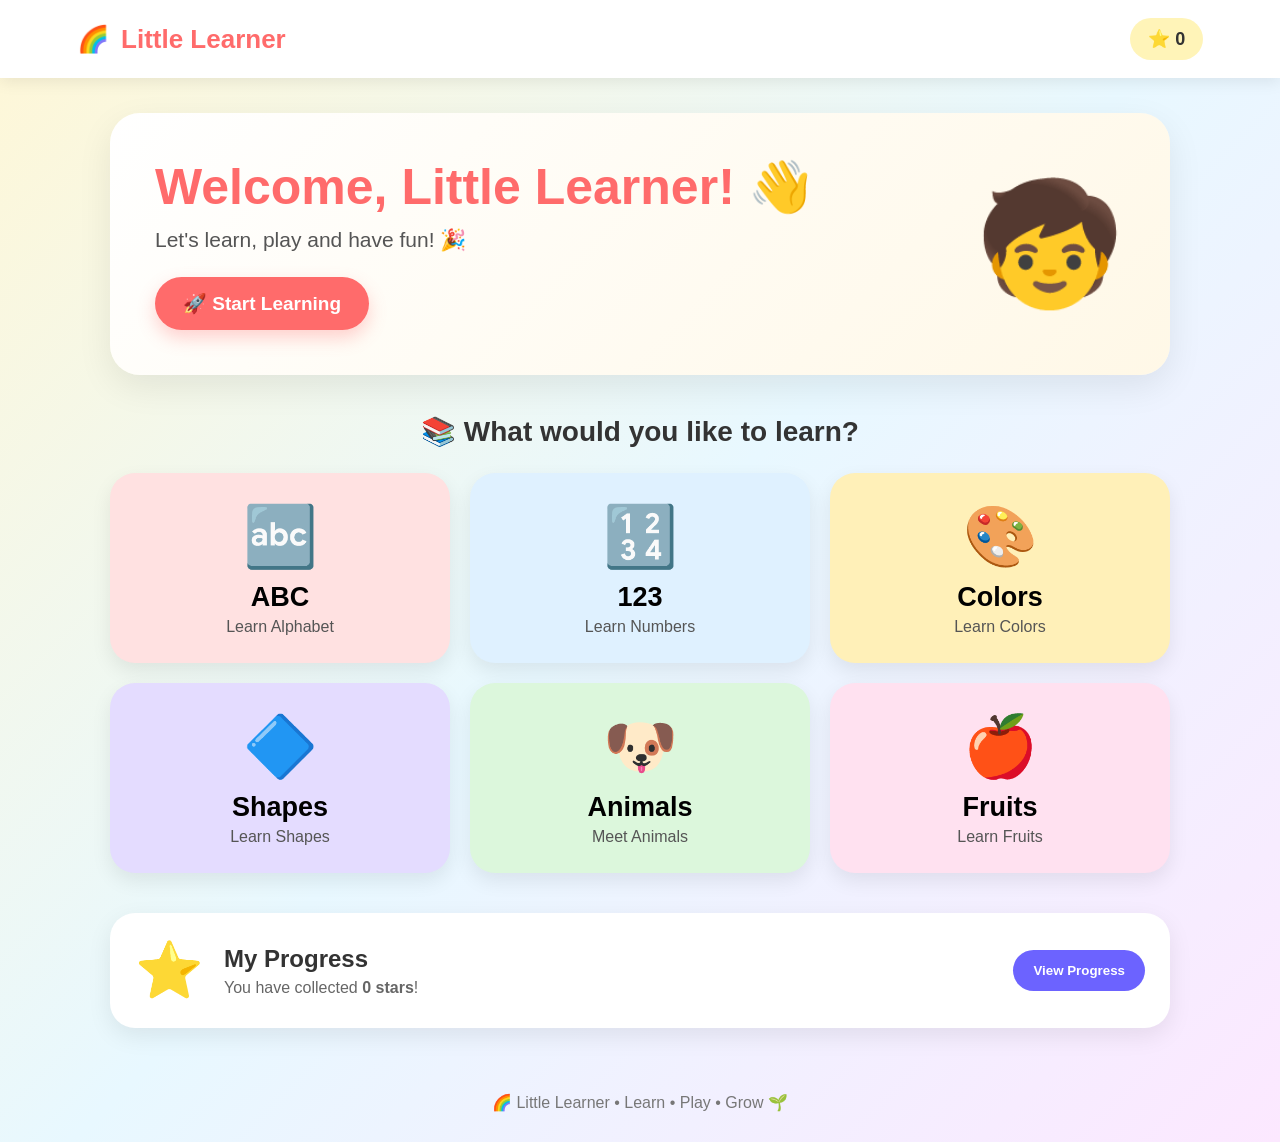
<file: index.html>
<!DOCTYPE html>
<html lang="en">
<head>
    <meta charset="UTF-8">
    <meta name="viewport" content="width=device-width, initial-scale=1.0">

    <title>Little Learner 🌈</title>

    <link rel="stylesheet" href="style.css">
</head>

<body>

    <!-- Header -->
    <header class="top-bar">
        <div class="logo">
            🌈 <span>Little Learner</span>
        </div>

        <div class="stars">
            ⭐ <span id="starCount">0</span>
        </div>
    </header>


    <!-- Welcome Section -->
    <main>

        <section class="welcome">

            <div class="welcome-text">
                <h1>Welcome, Little Learner! 👋</h1>

                <p>
                    Let's learn, play and have fun! 🎉
                </p>

                <button class="start-button" onclick="startLearning()">
                    🚀 Start Learning
                </button>
            </div>

            <div class="welcome-character">
                🧒
            </div>

        </section>


        <!-- Learning Areas -->
        <section class="learning-section">

            <h2>📚 What would you like to learn?</h2>

            <div class="learning-grid">

                <!-- ABC -->
                <button class="learning-card abc-card"
                        onclick="openModule('alphabet')">

                    <div class="card-icon">🔤</div>

                    <h3>ABC</h3>

                    <p>Learn Alphabet</p>

                </button>


                <!-- Numbers -->
                <button class="learning-card number-card"
                        onclick="openModule('numbers')">

                    <div class="card-icon">🔢</div>

                    <h3>123</h3>

                    <p>Learn Numbers</p>

                </button>


                <!-- Colors -->
                <button class="learning-card color-card"
                        onclick="openModule('colors')">

                    <div class="card-icon">🎨</div>

                    <h3>Colors</h3>

                    <p>Learn Colors</p>

                </button>


                <!-- Shapes -->
                <button class="learning-card shape-card"
                        onclick="openModule('shapes')">

                    <div class="card-icon">🔷</div>

                    <h3>Shapes</h3>

                    <p>Learn Shapes</p>

                </button>


                <!-- Animals -->
                <button class="learning-card animal-card"
                        onclick="openModule('animals')">

                    <div class="card-icon">🐶</div>

                    <h3>Animals</h3>

                    <p>Meet Animals</p>

                </button>


                <!-- Fruits -->
                <button class="learning-card fruit-card"
                        onclick="openModule('fruits')">

                    <div class="card-icon">🍎</div>

                    <h3>Fruits</h3>

                    <p>Learn Fruits</p>

                </button>

            </div>

        </section>


        <!-- Progress -->
        <section class="progress-card">

            <div class="progress-icon">
                ⭐
            </div>

            <div class="progress-info">

                <h2>My Progress</h2>

                <p>
                    You have collected
                    <strong><span id="progressStars">0</span> stars</strong>!
                </p>

            </div>

            <button onclick="showProgress()">
                View Progress
            </button>

        </section>

    </main>


    <!-- Footer -->
    <footer>

        <p>
            🌈 Little Learner • Learn • Play • Grow 🌱
        </p>

    </footer>


    <script src="app.js"></script>

</body>
</html>
</file>
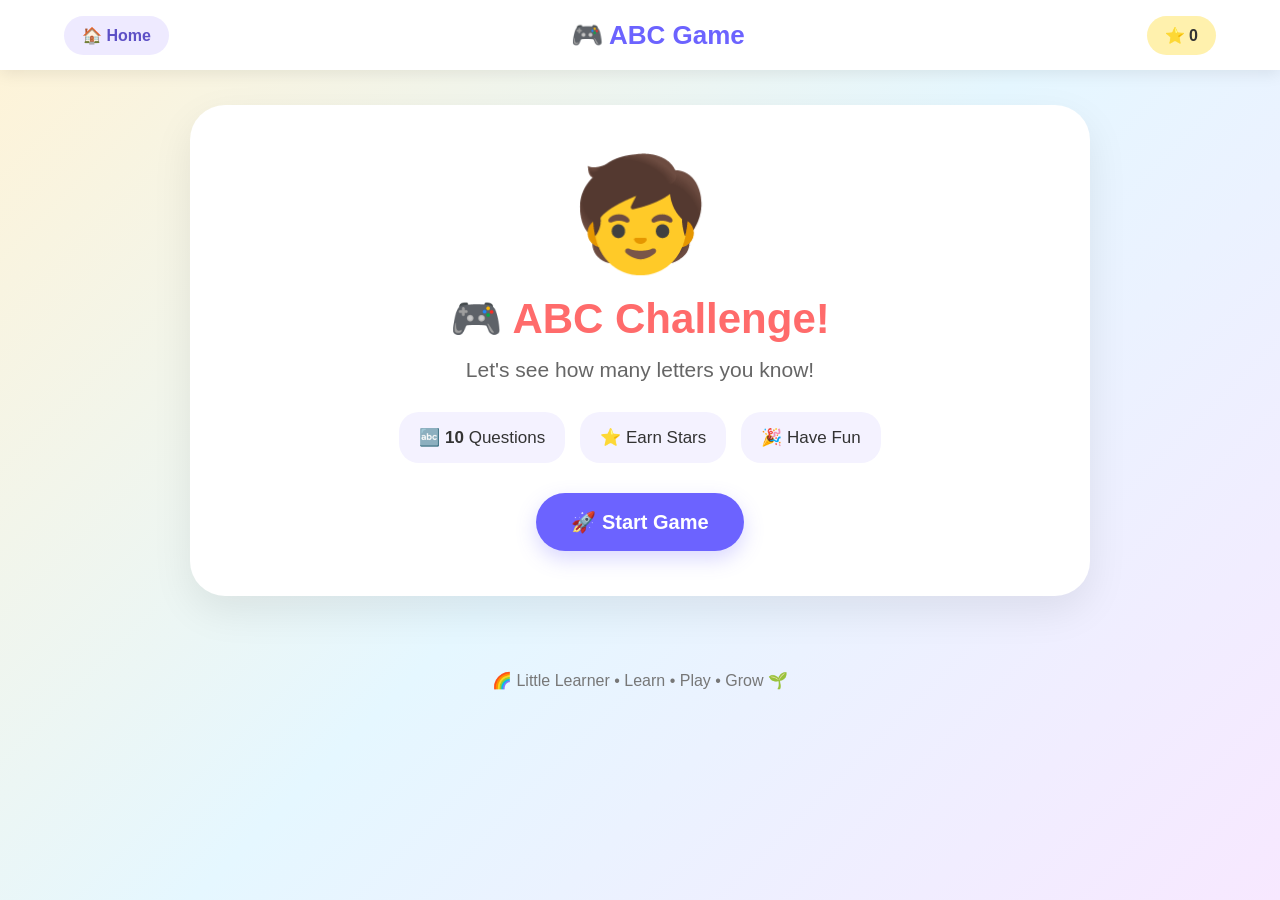
<file: pages/abc-game.html>
<!DOCTYPE html>
<html lang="en">

<head>

    <meta charset="UTF-8">

    <meta
        name="viewport"
        content="width=device-width, initial-scale=1.0"
    >

    <title>ABC Game - Little Learner</title>

    <link
        rel="stylesheet"
        href="../css/abc-game.css"
    >

</head>


<body>

    <!-- HEADER -->

    <header class="game-header">

        <button
            class="home-button"
            onclick="goHome()"
        >
            🏠 Home
        </button>


        <div class="game-title">
            🎮 ABC Game
        </div>


        <div class="stars">
            ⭐ <span id="starCount">0</span>
        </div>

    </header>


    <!-- MAIN -->

    <main class="game-container">


        <!-- GAME INTRO -->

        <section
            id="startScreen"
            class="start-screen"
        >

            <div class="game-character">
                🧒
            </div>


            <h1>
                🎮 ABC Challenge!
            </h1>


            <p>
                Let's see how many letters you know!
            </p>


            <div class="game-info">

                <div>
                    🔤
                    <strong>10</strong>
                    Questions
                </div>

                <div>
                    ⭐
                    Earn Stars
                </div>

                <div>
                    🎉
                    Have Fun
                </div>

            </div>


            <button
                class="start-game-button"
                onclick="startGame()"
            >
                🚀 Start Game
            </button>

        </section>


        <!-- GAME SCREEN -->

        <section
            id="gameScreen"
            class="game-screen hidden"
        >


            <!-- QUESTION PROGRESS -->

            <div class="question-progress">

                <div class="progress-label">

                    <span>
                        Question
                    </span>

                    <span id="questionNumber">
                        1 / 10
                    </span>

                </div>


                <div class="question-bar">

                    <div
                        id="questionFill"
                        class="question-fill"
                    ></div>

                </div>

            </div>


            <!-- QUESTION CARD -->

            <div class="question-card">


                <div
                    id="questionPicture"
                    class="question-picture"
                >
                    🍎
                </div>


                <h2>
                    Which letter starts
                    this word?
                </h2>


                <div
                    id="questionWord"
                    class="question-word"
                >
                    Apple
                </div>


                <button
                    class="listen-button"
                    onclick="listenQuestion()"
                >
                    🔊 Listen
                </button>


                <!-- OPTIONS -->

                <div
                    id="options"
                    class="options"
                ></div>


                <!-- FEEDBACK -->

                <div
                    id="feedback"
                    class="feedback"
                ></div>

            </div>

        </section>


        <!-- RESULT SCREEN -->

        <section
            id="resultScreen"
            class="result-screen hidden"
        >

            <div class="result-character">
                🏆
            </div>


            <h1>
                🎉 Amazing!
            </h1>


            <p>
                You finished the ABC Challenge!
            </p>


            <div class="score-box">

                <div>
                    ⭐
                </div>

                <strong id="finalScore">
                    0 / 10
                </strong>

                <span>
                    Correct Answers
                </span>

            </div>


            <div
                id="resultMessage"
                class="result-message"
            >
                Great job, Little Learner!
            </div>


            <button
                class="play-again-button"
                onclick="startGame()"
            >
                🔄 Play Again
            </button>


            <button
                class="back-button"
                onclick="goHome()"
            >
                🏠 Back Home
            </button>

        </section>


    </main>


    <footer>

        🌈 Little Learner •
        Learn • Play • Grow 🌱

    </footer>


    <script src="../js/abc-game.js"></script>

</body>

</html>
</file>
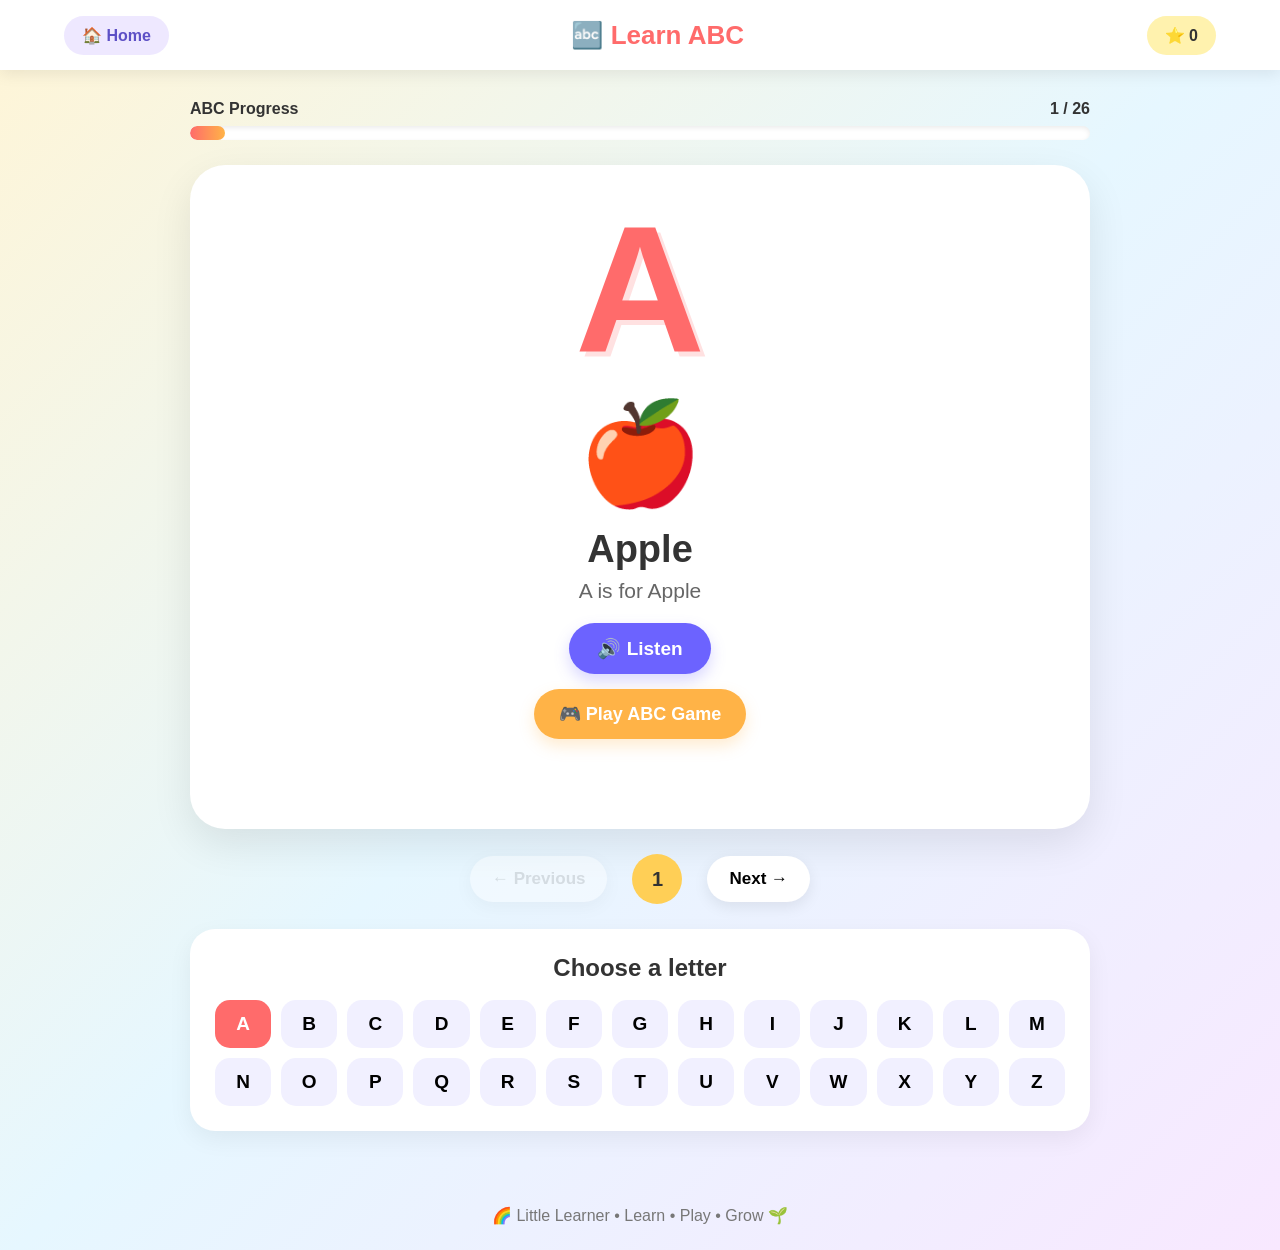
<file: pages/alphabet.html>
<!DOCTYPE html>
<html lang="en">

<head>

    <meta charset="UTF-8">

    <meta
        name="viewport"
        content="width=device-width, initial-scale=1.0"
    >

    <title>Learn ABC - Little Learner</title>

    <link
        rel="stylesheet"
        href="../css/alphabet.css"
    >

</head>


<body>

    <!-- =========================
         HEADER
    ========================== -->

    <header class="abc-header">

        <button
            class="home-button"
            onclick="goHome()"
        >
            🏠 Home
        </button>


        <div class="abc-title">
            🔤 Learn ABC
        </div>


        <div class="star-display">
            ⭐ <span id="starCount">0</span>
        </div>

    </header>


    <!-- =========================
         MAIN
    ========================== -->

    <main class="abc-container">


        <!-- Progress -->

        <section class="progress-area">

            <div class="progress-text">

                <span>ABC Progress</span>

                <span id="progressText">
                    1 / 26
                </span>

            </div>


            <div class="progress-bar">

                <div
                    id="progressFill"
                    class="progress-fill"
                ></div>

            </div>

        </section>


        <!-- =========================
             LEARNING CARD
        ========================== -->

        <section class="learning-card">


            <!-- Letter -->

            <div
                id="letter"
                class="big-letter"
            >
                A
            </div>


            <!-- Picture -->

            <div
                id="picture"
                class="big-picture"
            >
                🍎
            </div>


            <!-- Word -->

            <h1 id="word">
                Apple
            </h1>


            <!-- Sentence -->

            <p id="sentence">
                A is for Apple 🍎
            </p>


            <!-- Listen -->

            <button
                class="listen-button"
                onclick="speakCurrentLetter()"
            >
                🔊 Listen
            </button>

            <a
               href="abc-game.html"
               class="game-button"
            >
              🎮 Play ABC Game
            </a>


            <!-- Completed -->

            <div
                id="completedMessage"
                class="completed-message"
            >
                ⭐ Great Job!
            </div>


        </section>


        <!-- =========================
             NAVIGATION
        ========================== -->

        <section class="navigation">

            <button
                id="previousButton"
                class="nav-button"
                onclick="previousLetter()"
            >
                ← Previous
            </button>


            <div
                id="letterNumber"
                class="letter-number"
            >
                1
            </div>


            <button
                id="nextButton"
                class="nav-button"
                onclick="nextLetter()"
            >
                Next →
            </button>

        </section>


        <!-- =========================
             LETTER CHOOSER
        ========================== -->

        <section class="alphabet-selector">

            <h2>Choose a letter</h2>

            <div
                id="alphabetButtons"
                class="alphabet-buttons"
            ></div>

        </section>


    </main>


    <!-- =========================
         FOOTER
    ========================== -->

    <footer>

        🌈 Little Learner •
        Learn • Play • Grow 🌱

    </footer>


    <script src="../js/alphabet.js"></script>

</body>

</html>
</file>
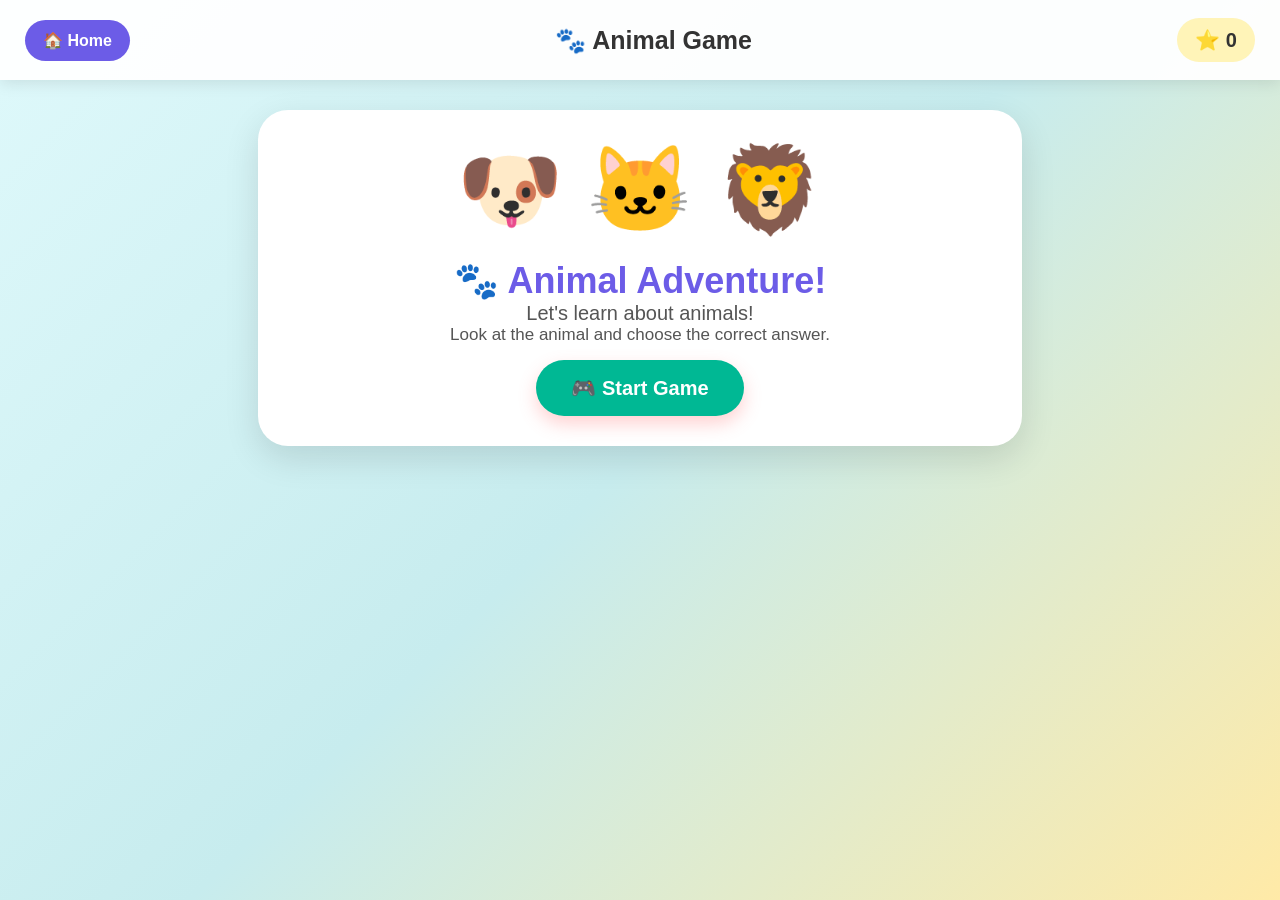
<file: pages/animals-game.html>
<!DOCTYPE html>
<html lang="en">
<head>
  <meta charset="UTF-8">
  <meta name="viewport" content="width=device-width, initial-scale=1.0">

  <title>Animals Game - Little Learner</title>

  <link rel="stylesheet" href="../style.css">
  <link rel="stylesheet" href="../css/animals-game.css">
</head>

<body>

  <header class="game-header">

    <a href="../index.html" class="back-button">
      🏠 Home
    </a>

    <div class="game-title">
      🐾 Animal Game
    </div>

    <div class="stars">
      ⭐ <span id="starCount">0</span>
    </div>

  </header>


  <main class="game-container">

    <!-- START -->
    <section id="startScreen" class="game-screen">

      <div class="game-hero">
        🐶 🐱 🦁
      </div>

      <h1>🐾 Animal Adventure!</h1>

      <p>Let's learn about animals!</p>

      <p class="game-instruction">
        Look at the animal and choose the correct answer.
      </p>

      <button id="startButton" class="start-button">
        🎮 Start Game
      </button>

    </section>


    <!-- GAME -->
    <section id="gameScreen" class="game-screen hidden">

      <div class="question-top">

        <span>
          Question
          <strong id="questionNumber">1</strong>
          of 10
        </span>

        <span>
          ⭐
          <strong id="score">0</strong>
        </span>

      </div>


      <div class="progress-bar">
        <div id="gameProgress"></div>
      </div>


      <div class="question-card">

        <div id="animalPicture" class="game-animal">
          🐶
        </div>

        <h2 id="questionText">
          Which animal is this?
        </h2>

        <button id="listenButton" class="listen-button">
          🔊 Listen
        </button>

      </div>


      <div id="options" class="options-container"></div>


      <div id="feedback" class="feedback"></div>

    </section>


    <!-- RESULT -->
    <section id="resultScreen" class="game-screen hidden">

      <div class="result-emoji">
        🏆
      </div>

      <h1>🎉 Game Complete!</h1>

      <p id="resultMessage"></p>

      <div class="final-score">
        Score:
        <strong id="finalScore">0</strong>
        / 10
      </div>

      <div class="earned-stars">
        ⭐ Stars Earned:
        <strong id="earnedStars">0</strong>
      </div>

      <button id="playAgainButton" class="play-again-button">
        🔄 Play Again
      </button>

      <a href="animals.html" class="learn-button">
        🐾 Learn Animals
      </a>

      <a href="../index.html" class="home-button">
        🏠 Back Home
      </a>

    </section>

  </main>


  <script src="../js/animals-game.js"></script>

</body>
</html>
</file>
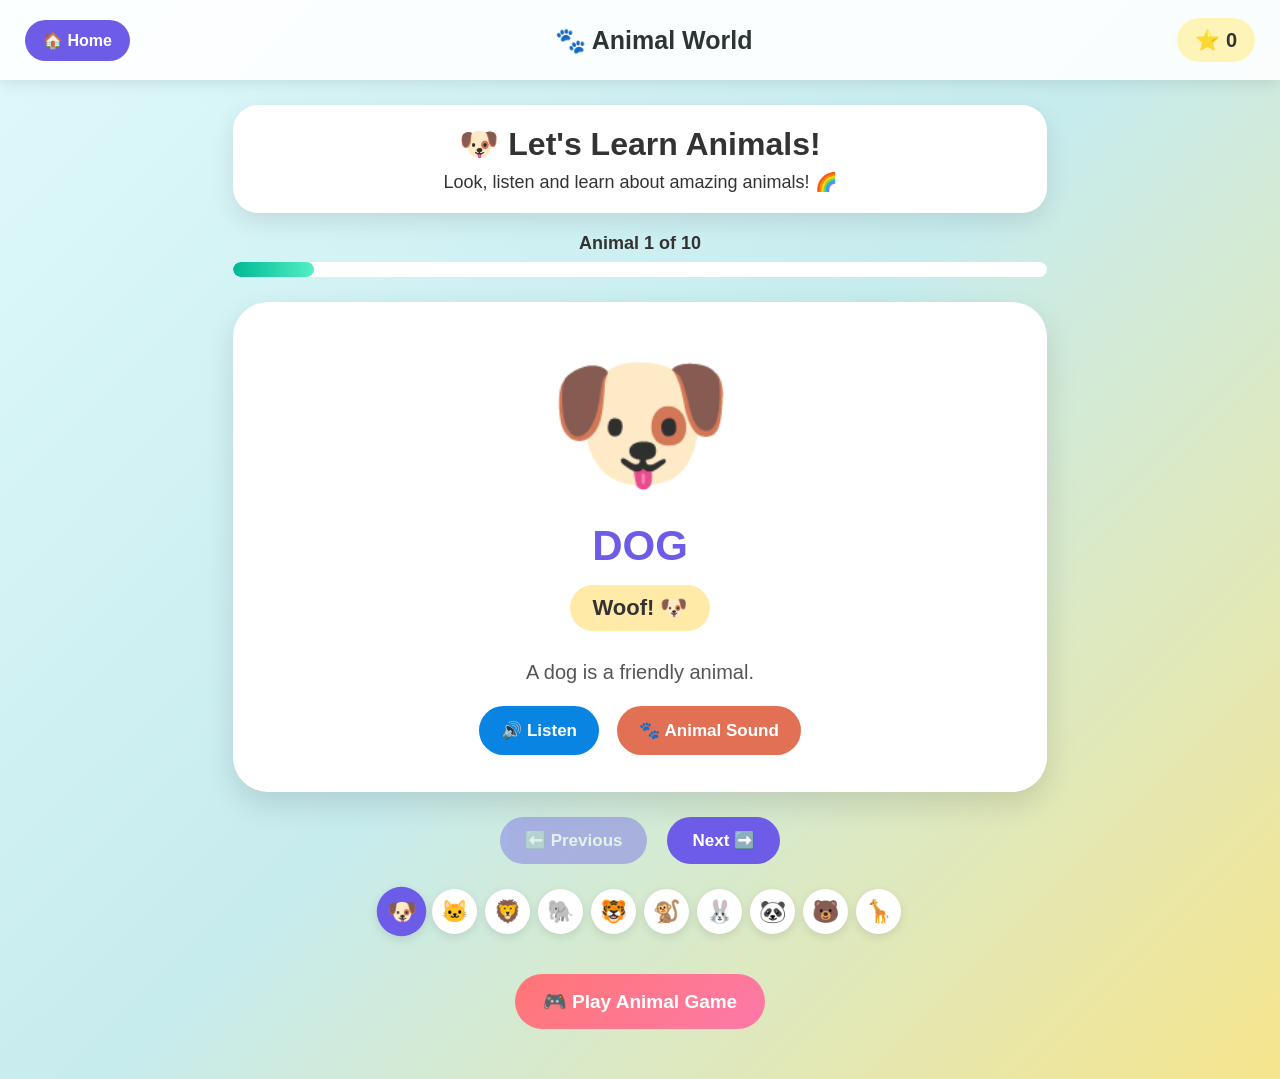
<file: pages/animals.html>
<!DOCTYPE html>
<html lang="en">
<head>
  <meta charset="UTF-8">
  <meta name="viewport" content="width=device-width, initial-scale=1.0">
  <title>Animals - Little Learner</title>

  <link rel="stylesheet" href="../style.css">
  <link rel="stylesheet" href="../css/animals.css">
</head>

<body>

  <header class="animals-header">
    <a href="../index.html" class="back-button">🏠 Home</a>

    <div class="page-title">
      🐾 Animal World
    </div>

    <div class="stars">
      ⭐ <span id="starCount">0</span>
    </div>
  </header>

  <main class="animals-container">

    <div class="welcome-card">
      <h1>🐶 Let's Learn Animals!</h1>
      <p>Look, listen and learn about amazing animals! 🌈</p>
    </div>

    <div class="progress-section">
      <div class="progress-text">
        Animal <span id="currentNumber">1</span> of 10
      </div>

      <div class="progress-bar">
        <div id="progressFill"></div>
      </div>
    </div>

    <section class="animal-card">

      <div class="animal-picture" id="animalPicture">
        🐶
      </div>

      <h2 id="animalName">DOG</h2>

      <div class="animal-sound" id="animalSound">
        Woof! 🐶
      </div>

      <p class="animal-sentence" id="animalSentence">
        A dog is a friendly animal.
      </p>

      <button class="listen-button" onclick="listenAnimal()">
        🔊 Listen
      </button>

      <button class="sound-button" onclick="playAnimalSound()">
        🐾 Animal Sound
      </button>

    </section>

    <div class="navigation">

      <button id="previousButton" onclick="previousAnimal()">
        ⬅️ Previous
      </button>

      <button id="nextButton" onclick="nextAnimal()">
        Next ➡️
      </button>

    </div>

    <div class="animal-selector" id="animalSelector"></div>

    <div id="completionMessage" class="completion-message">
      🎉 Amazing! You learned all the animals!
      <br>
      ⭐ You earned 5 stars!
    </div>

    <a href="animals-game.html" class="game-button">
      🎮 Play Animal Game
    </a>

  </main>

  <script src="../js/animals.js"></script>

</body>
</html>
</file>
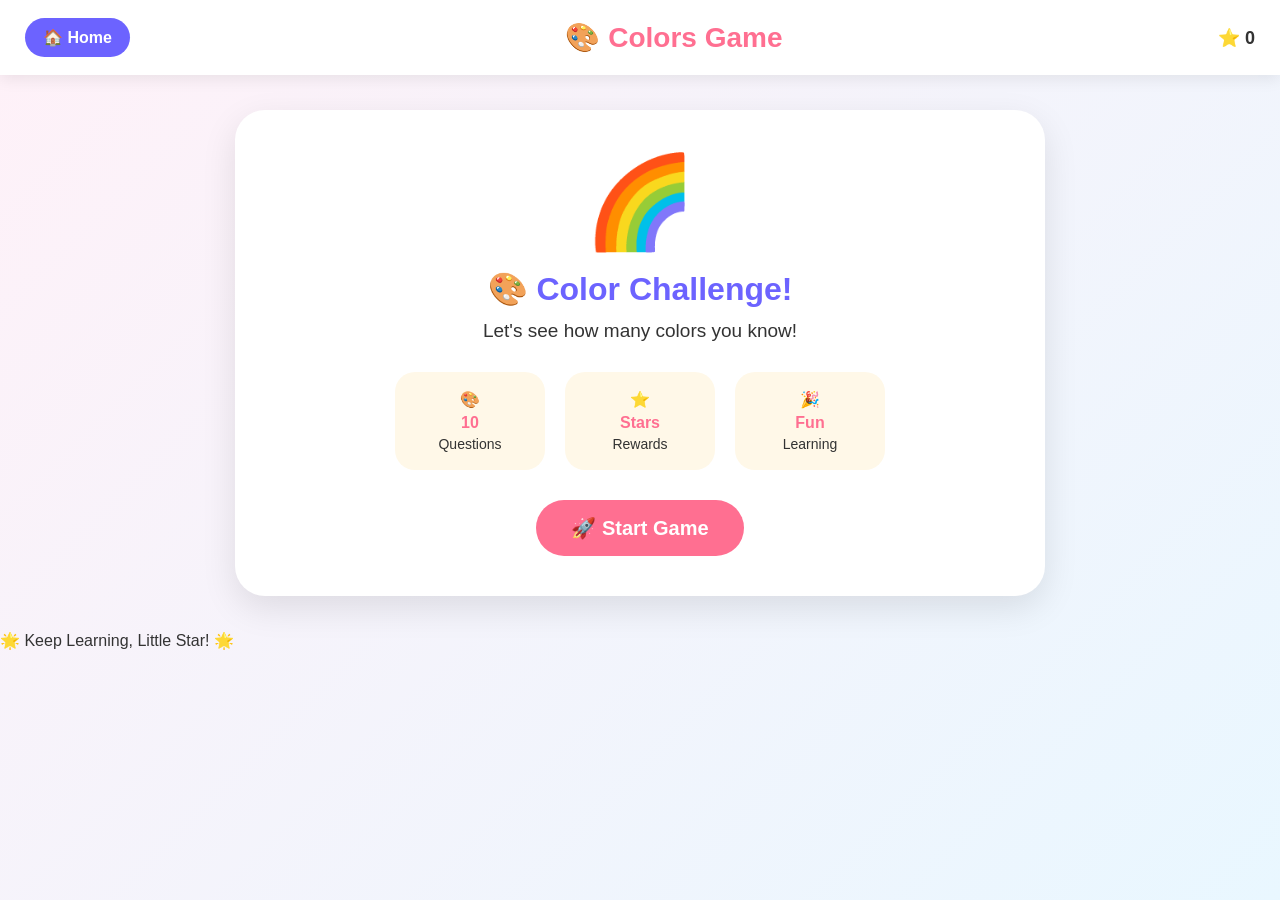
<file: pages/colors-game.html>
<!DOCTYPE html>
<html lang="en">

<head>
    <meta charset="UTF-8">

    <meta
        name="viewport"
        content="width=device-width, initial-scale=1.0"
    >

    <title>Colors Game - Little Learner</title>

    <link
        rel="stylesheet"
        href="../css/colors-game.css"
    >
</head>

<body>

    <!-- Header -->
    <header class="top-header">

        <button
            class="home-button"
            onclick="goHome()"
        >
            🏠 Home
        </button>

        <h1>🎨 Colors Game</h1>

        <div class="stars">
            ⭐ <span id="starCount">0</span>
        </div>

    </header>


    <main class="game-container">

        <!-- Start Screen -->
        <section
            id="startScreen"
            class="screen"
        >

            <div class="start-icon">
                🌈
            </div>

            <h2>🎨 Color Challenge!</h2>

            <p>
                Let's see how many colors you know!
            </p>

            <div class="game-info">

                <div>
                    🎨
                    <strong>10</strong>
                    <span>Questions</span>
                </div>

                <div>
                    ⭐
                    <strong>Stars</strong>
                    <span>Rewards</span>
                </div>

                <div>
                    🎉
                    <strong>Fun</strong>
                    <span>Learning</span>
                </div>

            </div>

            <button
                class="start-button"
                onclick="startGame()"
            >
                🚀 Start Game
            </button>

        </section>


        <!-- Game Screen -->
        <section
            id="gameScreen"
            class="screen hidden"
        >

            <!-- Progress -->
            <div class="question-progress">

                <div class="progress-info">

                    <span id="questionNumber">
                        Question 1 of 10
                    </span>

                    <span id="scoreText">
                        Score: 0
                    </span>

                </div>

                <div class="progress-bar">

                    <div
                        id="questionFill"
                        class="progress-fill"
                    ></div>

                </div>

            </div>


            <!-- Question -->
            <div class="question-card">

                <div
                    id="questionText"
                    class="question-text"
                >
                    Which color is this?
                </div>


                <div
                    id="questionVisual"
                    class="question-visual"
                ></div>


                <button
                    class="listen-button"
                    onclick="listenQuestion()"
                >
                    🔊 Listen
                </button>

            </div>


            <!-- Options -->
            <div
                id="options"
                class="options"
            ></div>


            <!-- Feedback -->
            <div
                id="feedback"
                class="feedback"
            ></div>

        </section>


        <!-- Result Screen -->
        <section
            id="resultScreen"
            class="screen hidden"
        >

            <div class="trophy">
                🏆
            </div>

            <h2>Game Complete!</h2>

            <div
                id="finalScore"
                class="final-score"
            >
                0 / 10
            </div>

            <p id="resultMessage">
                Great job!
            </p>

            <div class="result-buttons">

                <button
                    class="play-again"
                    onclick="startGame()"
                >
                    🔄 Play Again
                </button>

                <button
                    class="home-result"
                    onclick="goHome()"
                >
                    🏠 Back Home
                </button>

            </div>

        </section>

    </main>


    <footer>
        🌟 Keep Learning, Little Star! 🌟
    </footer>


    <script src="../js/colors-game.js"></script>

</body>

</html>
</file>
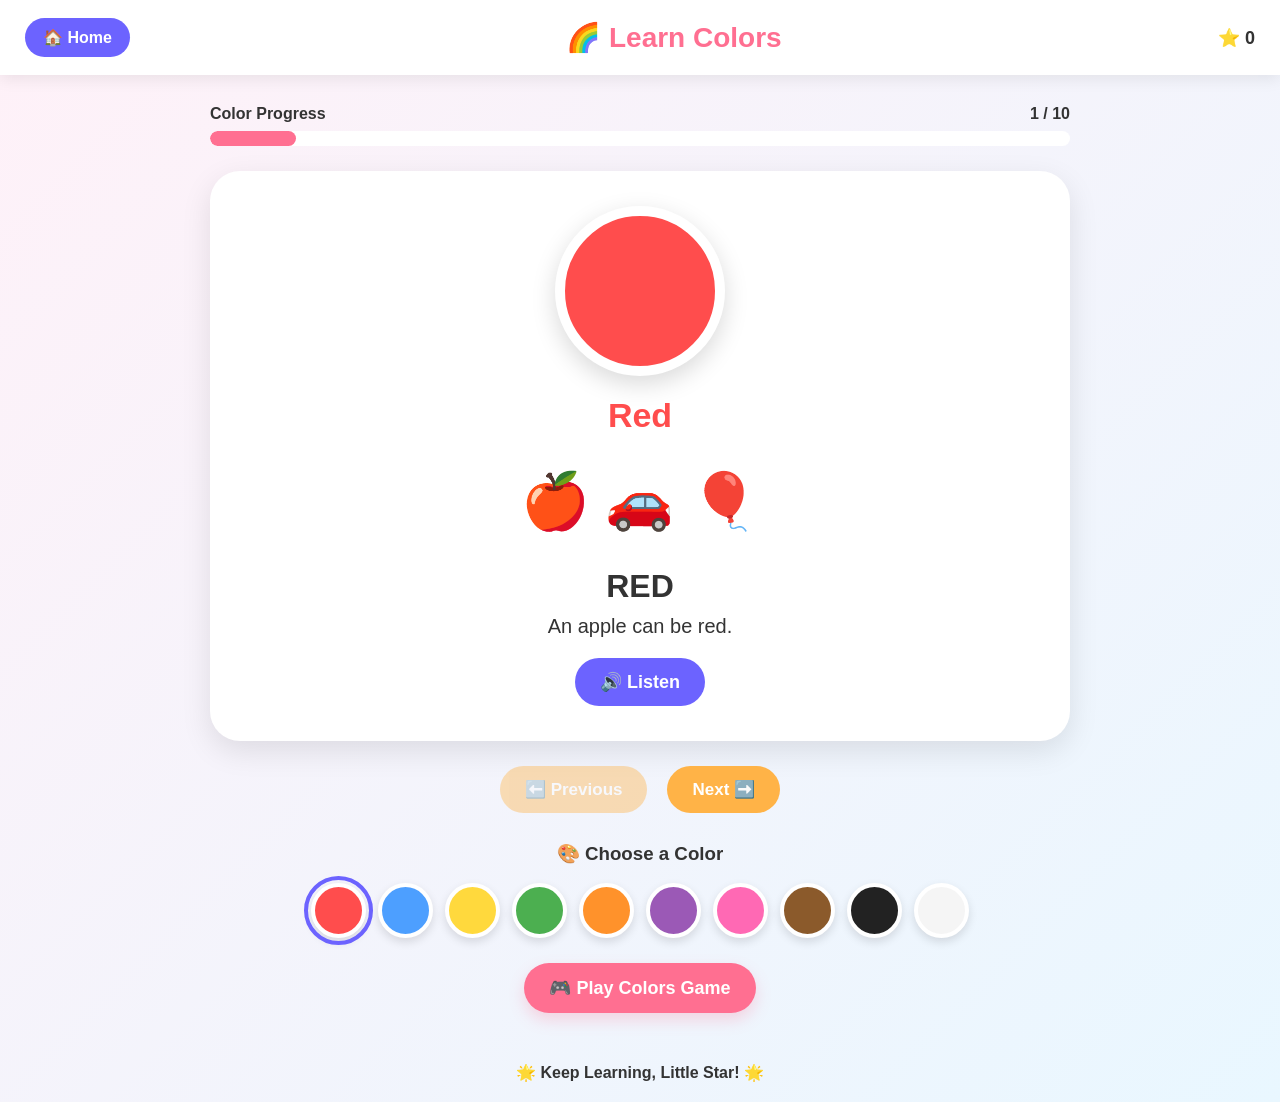
<file: pages/colors.html>
<!DOCTYPE html>
<html lang="en">
<head>
    <meta charset="UTF-8">

    <meta
        name="viewport"
        content="width=device-width, initial-scale=1.0"
    >

    <title>Learn Colors - Little Learner</title>

    <link
        rel="stylesheet"
        href="../css/colors.css"
    >
</head>

<body>

    <!-- Header -->
    <header class="top-header">

        <button
            class="home-button"
            onclick="goHome()"
        >
            🏠 Home
        </button>

        <h1>🌈 Learn Colors</h1>

        <div class="stars">
            ⭐ <span id="starCount">0</span>
        </div>

    </header>


    <main class="colors-container">

        <!-- Progress -->
        <section class="progress-section">

            <div class="progress-title">
                <span>Color Progress</span>

                <span id="progressText">
                    1 / 10
                </span>
            </div>

            <div class="progress-bar">
                <div
                    id="progressFill"
                    class="progress-fill"
                ></div>
            </div>

        </section>


        <!-- Learning Card -->
        <section class="color-card">

            <div
                id="colorCircle"
                class="color-circle"
            ></div>

            <div
                id="colorName"
                class="color-name"
            >
                Red
            </div>

            <div
                id="colorObjects"
                class="color-objects"
            >
                🍎 🚗 🎈
            </div>

            <h2 id="colorWord">
                RED
            </h2>

            <p id="colorSentence">
                An apple can be red.
            </p>

            <button
                class="listen-button"
                onclick="speakCurrentColor()"
            >
                🔊 Listen
            </button>

            <div
                id="completedMessage"
                class="completed-message"
            >
                ⭐ Color Completed!
            </div>

        </section>


        <!-- Navigation -->
        <div class="navigation">

            <button
                id="previousButton"
                onclick="previousColor()"
            >
                ⬅️ Previous
            </button>

            <button
                id="nextButton"
                onclick="nextColor()"
            >
                Next ➡️
            </button>

        </div>


        <!-- Color Selector -->
        <section class="color-selector-section">

            <h3>🎨 Choose a Color</h3>

            <div
                id="colorButtons"
                class="color-buttons"
            ></div>

        </section>


        <!-- Game -->
        <a
            href="colors-game.html"
            class="game-button"
        >
            🎮 Play Colors Game
        </a>

    </main>


    <footer>
        🌟 Keep Learning, Little Star! 🌟
    </footer>


    <script src="../js/colors.js"></script>

</body>
</html>
</file>
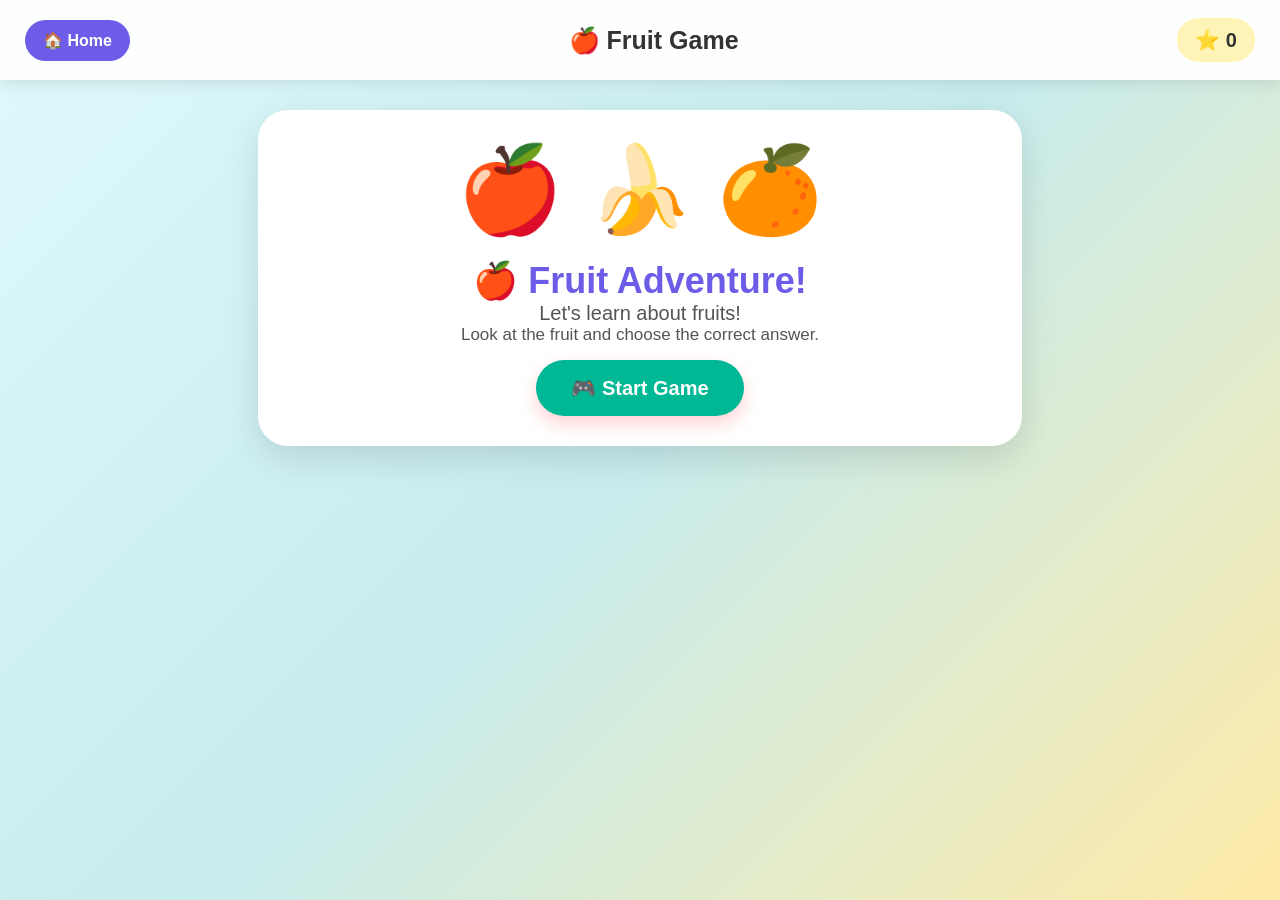
<file: pages/fruits-game.html>
<!DOCTYPE html>
<html lang="en">
<head>
  <meta charset="UTF-8">
  <meta name="viewport" content="width=device-width, initial-scale=1.0">

  <title>Fruits Game - Little Learner</title>

  <link rel="stylesheet" href="../style.css">
  <link rel="stylesheet" href="../css/fruits-game.css">
</head>

<body>

<header class="game-header">

  <a href="../index.html" class="back-button">
    🏠 Home
  </a>

  <div class="game-title">
    🍎 Fruit Game
  </div>

  <div class="stars">
    ⭐ <span id="starCount">0</span>
  </div>

</header>


<main class="game-container">

  <!-- START SCREEN -->
  <section id="startScreen" class="game-screen">

    <div class="game-hero">
      🍎 🍌 🍊
    </div>

    <h1>🍎 Fruit Adventure!</h1>

    <p>Let's learn about fruits!</p>

    <p class="game-instruction">
      Look at the fruit and choose the correct answer.
    </p>

    <button id="startButton" class="start-button">
      🎮 Start Game
    </button>

  </section>


  <!-- GAME SCREEN -->
  <section id="gameScreen" class="game-screen hidden">

    <div class="question-top">

      <span>
        Question
        <strong id="questionNumber">1</strong>
        of 10
      </span>

      <span>
        ⭐
        <strong id="score">0</strong>
      </span>

    </div>


    <div class="progress-bar">
      <div id="gameProgress"></div>
    </div>


    <div class="question-card">

      <div id="fruitPicture" class="game-fruit">
        🍎
      </div>

      <h2 id="questionText">
        Which fruit is this?
      </h2>

      <button id="listenButton" class="listen-button">
        🔊 Listen
      </button>

    </div>


    <div id="options" class="options-container"></div>

    <div id="feedback" class="feedback"></div>

  </section>


  <!-- RESULT SCREEN -->
  <section id="resultScreen" class="game-screen hidden">

    <div class="result-emoji">
      🏆
    </div>

    <h1>🎉 Game Complete!</h1>

    <p id="resultMessage"></p>

    <div class="final-score">
      Score:
      <strong id="finalScore">0</strong>
      / 10
    </div>

    <div class="earned-stars">
      ⭐ Stars Earned:
      <strong id="earnedStars">0</strong>
    </div>

    <button id="playAgainButton" class="play-again-button">
      🔄 Play Again
    </button>

    <a href="fruits.html" class="learn-button">
      🍎 Learn Fruits
    </a>

    <a href="../index.html" class="home-button">
      🏠 Back Home
    </a>

  </section>

</main>


<script>

const fruits = [
  {
    name: "Apple",
    emoji: "🍎",
    color: "Red"
  },
  {
    name: "Banana",
    emoji: "🍌",
    color: "Yellow"
  },
  {
    name: "Orange",
    emoji: "🍊",
    color: "Orange"
  },
  {
    name: "Strawberry",
    emoji: "🍓",
    color: "Red"
  },
  {
    name: "Grapes",
    emoji: "🍇",
    color: "Purple"
  },
  {
    name: "Watermelon",
    emoji: "🍉",
    color: "Green and Red"
  },
  {
    name: "Mango",
    emoji: "🥭",
    color: "Yellow and Orange"
  },
  {
    name: "Pineapple",
    emoji: "🍍",
    color: "Yellow"
  },
  {
    name: "Peach",
    emoji: "🍑",
    color: "Peach"
  },
  {
    name: "Cherry",
    emoji: "🍒",
    color: "Red"
  }
];


let questions = [];
let currentQuestion = 0;
let score = 0;
let answered = false;


/* LOAD STARS */

function loadStars() {

  const stars =
    Number(localStorage.getItem("littleLearnerStars")) || 0;

  document.getElementById("starCount").textContent = stars;
}


/* ADD STAR */

function addStar() {

  let stars =
    Number(localStorage.getItem("littleLearnerStars")) || 0;

  stars++;

  localStorage.setItem(
    "littleLearnerStars",
    stars
  );

  document.getElementById("starCount")
    .textContent = stars;
}


/* START GAME */

function startGame() {

  questions = [...fruits];

  questions.sort(function() {
    return Math.random() - 0.5;
  });

  currentQuestion = 0;
  score = 0;
  answered = false;

  document.getElementById("startScreen")
    .classList.add("hidden");

  document.getElementById("resultScreen")
    .classList.add("hidden");

  document.getElementById("gameScreen")
    .classList.remove("hidden");

  document.getElementById("score")
    .textContent = "0";

  showQuestion();
}


/* SHOW QUESTION */

function showQuestion() {

  answered = false;

  const fruit =
    questions[currentQuestion];

  document.getElementById("questionNumber")
    .textContent = currentQuestion + 1;

  document.getElementById("fruitPicture")
    .textContent = fruit.emoji;

  document.getElementById("questionText")
    .textContent = "Which fruit is this?";

  document.getElementById("feedback")
    .textContent = "";

  document.getElementById("feedback")
    .className = "feedback";

  document.getElementById("score")
    .textContent = score;

  document.getElementById("gameProgress")
    .style.width =
    ((currentQuestion + 1) / 10 * 100) + "%";

  createOptions(fruit);
}


/* CREATE OPTIONS */

function createOptions(correctFruit) {

  let wrongFruits =
    fruits.filter(function(fruit) {

      return fruit.name !== correctFruit.name;

    });


  wrongFruits.sort(function() {
    return Math.random() - 0.5;
  });


  let options = [
    correctFruit,
    wrongFruits[0],
    wrongFruits[1]
  ];


  options.sort(function() {
    return Math.random() - 0.5;
  });


  const container =
    document.getElementById("options");

  container.innerHTML = "";


  options.forEach(function(fruit) {

    const button =
      document.createElement("button");

    button.className =
      "option-button";

    button.textContent =
      fruit.emoji + " " + fruit.name;


    button.addEventListener(
      "click",
      function() {

        checkAnswer(
          fruit.name,
          correctFruit.name,
          button
        );

      }
    );


    container.appendChild(button);

  });
}


/* CHECK ANSWER */

function checkAnswer(
  selected,
  correct,
  selectedButton
) {

  if (answered) {
    return;
  }

  answered = true;


  const buttons =
    document.querySelectorAll(
      ".option-button"
    );


  buttons.forEach(function(button) {

    button.disabled = true;

  });


  const feedback =
    document.getElementById("feedback");


  if (selected === correct) {

    score++;


    selectedButton.classList.add(
      "correct"
    );


    addStar();


    feedback.textContent =
      "🎉 Correct! Great job! ⭐";


    feedback.className =
      "feedback correct";


  } else {

    selectedButton.classList.add(
      "wrong"
    );


    buttons.forEach(function(button) {

      if (
        button.textContent.includes(correct)
      ) {

        button.classList.add("correct");

      }

    });


    feedback.textContent =
      "😊 Nice try! The answer is " +
      correct + ".";


    feedback.className =
      "feedback wrong";

  }


  document.getElementById("score")
    .textContent = score;


  setTimeout(function() {

    currentQuestion++;


    if (
      currentQuestion <
      questions.length
    ) {

      showQuestion();

    } else {

      showResult();

    }

  }, 1200);
}


/* LISTEN */

function listenQuestion() {

  if (
    !questions.length ||
    !window.speechSynthesis
  ) {
    return;
  }


  const fruit =
    questions[currentQuestion];


  const speech =
    new SpeechSynthesisUtterance(
      "Which fruit is this? " +
      fruit.name + ". " +
      "This is a " +
      fruit.color +
      " fruit."
    );


  speech.lang = "en-US";
  speech.rate = 0.75;
  speech.pitch = 1.2;


  speechSynthesis.cancel();

  speechSynthesis.speak(speech);
}


/* RESULT */

function showResult() {

  document.getElementById("gameScreen")
    .classList.add("hidden");

  document.getElementById("resultScreen")
    .classList.remove("hidden");


  document.getElementById("finalScore")
    .textContent = score;


  document.getElementById("earnedStars")
    .textContent = score;


  let message = "";


  if (score === 10) {

    message =
      "🏆 Perfect! You are a Fruit Superstar!";

  } else if (score >= 8) {

    message =
      "🌟 Wonderful! You know your fruits very well!";

  } else if (score >= 5) {

    message =
      "👏 Good job! Keep practicing your fruits!";

  } else {

    message =
      "💪 Nice try! Let's learn some more fruits!";

  }


  document.getElementById("resultMessage")
    .textContent = message;


  loadStars();
}


/* BUTTONS */

document.addEventListener(
  "DOMContentLoaded",
  function() {

    loadStars();


    document.getElementById(
      "startButton"
    ).addEventListener(
      "click",
      startGame
    );


    document.getElementById(
      "listenButton"
    ).addEventListener(
      "click",
      listenQuestion
    );


    document.getElementById(
      "playAgainButton"
    ).addEventListener(
      "click",
      startGame
    );

  }
);

</script>

</body>
</html>
</file>
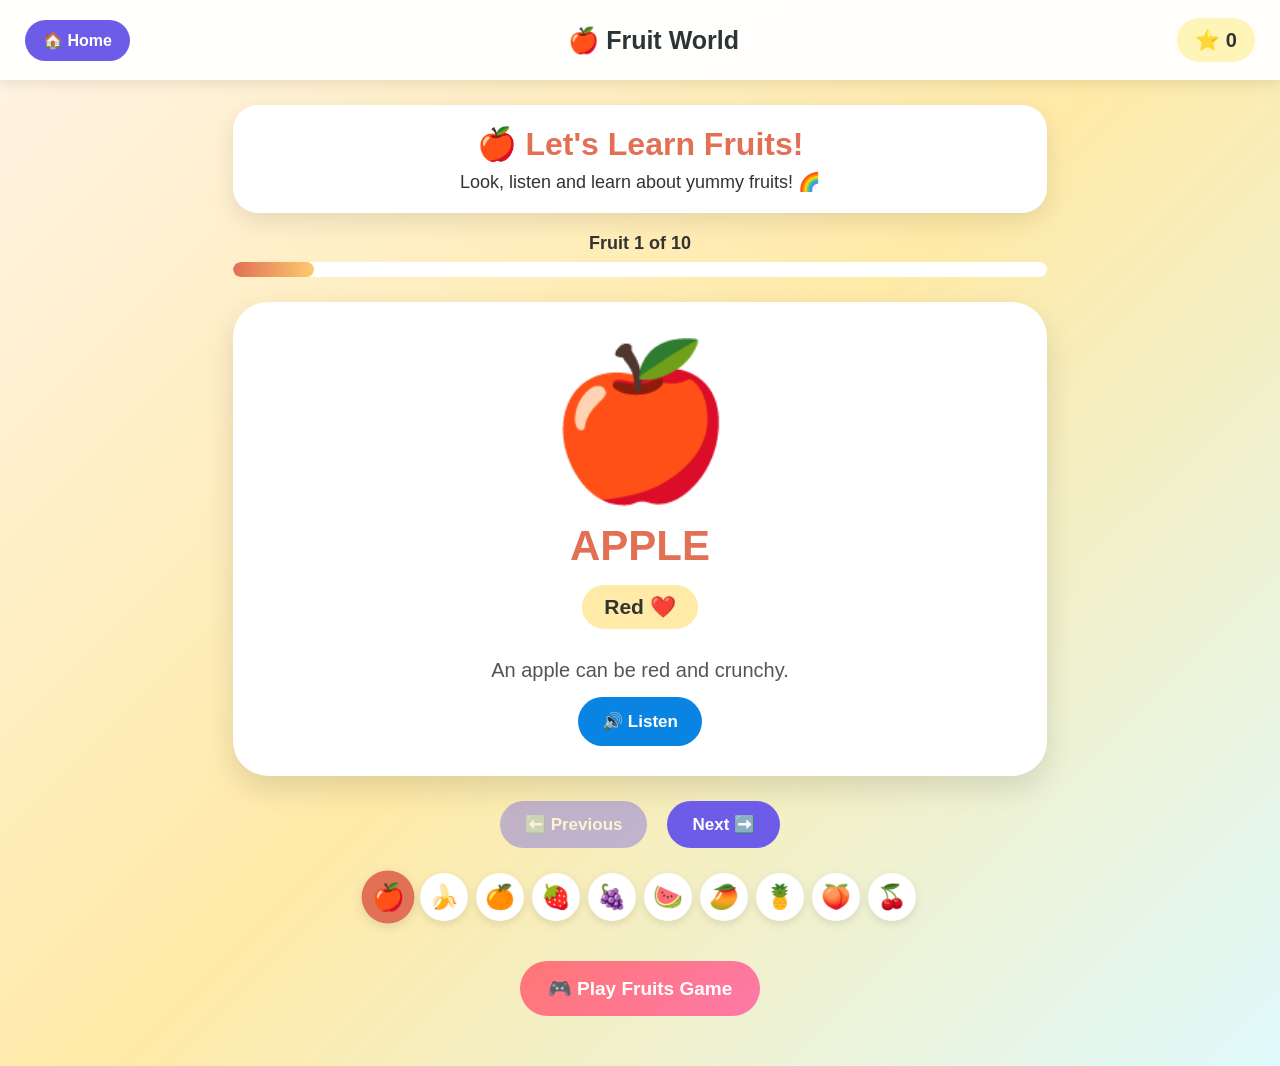
<file: pages/fruits.html>
<!DOCTYPE html>
<html lang="en">
<head>
  <meta charset="UTF-8">
  <meta name="viewport" content="width=device-width, initial-scale=1.0">

  <title>Fruits - Little Learner</title>

  <link rel="stylesheet" href="../style.css">
  <link rel="stylesheet" href="../css/fruits.css">
</head>

<body>

  <header class="fruits-header">

    <a href="../index.html" class="back-button">
      🏠 Home
    </a>

    <div class="page-title">
      🍎 Fruit World
    </div>

    <div class="stars">
      ⭐ <span id="starCount">0</span>
    </div>

  </header>


  <main class="fruits-container">

    <div class="welcome-card">

      <h1>🍎 Let's Learn Fruits!</h1>

      <p>
        Look, listen and learn about yummy fruits! 🌈
      </p>

    </div>


    <div class="progress-section">

      <div class="progress-text">
        Fruit
        <span id="currentNumber">1</span>
        of 10
      </div>

      <div class="progress-bar">
        <div id="progressFill"></div>
      </div>

    </div>


    <section class="fruit-card">

      <div id="fruitPicture" class="fruit-picture">
        🍎
      </div>

      <h2 id="fruitName">
        APPLE
      </h2>

      <div id="fruitColor" class="fruit-color">
        Red ❤️
      </div>

      <p id="fruitSentence" class="fruit-sentence">
        An apple can be red and crunchy.
      </p>

      <button id="listenButton" class="listen-button">
        🔊 Listen
      </button>

    </section>


    <div class="navigation">

      <button id="previousButton">
        ⬅️ Previous
      </button>

      <button id="nextButton">
        Next ➡️
      </button>

    </div>


    <div id="fruitSelector" class="fruit-selector"></div>


    <div id="completionMessage" class="completion-message">

      🎉 Amazing! You learned all the fruits!

      <br>

      ⭐ You earned 5 stars!

    </div>


    <a href="fruits-game.html" class="game-button">
      🎮 Play Fruits Game
    </a>

  </main>


  <script src="../js/fruits.js"></script>

</body>
</html>
</file>
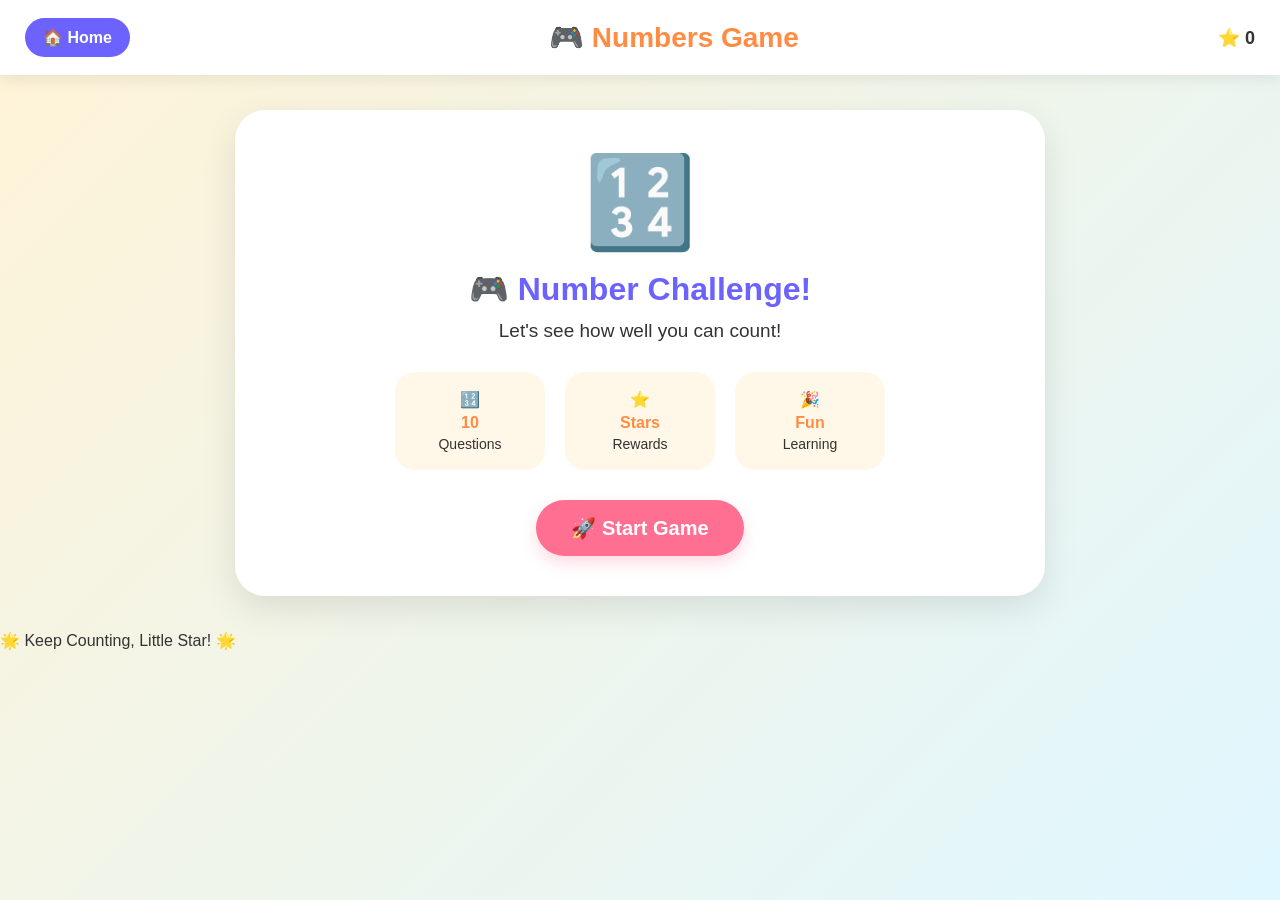
<file: pages/numbers-game.html>
<!DOCTYPE html>
<html lang="en">
<head>
    <meta charset="UTF-8">

    <meta
        name="viewport"
        content="width=device-width, initial-scale=1.0"
    >

    <title>Numbers Game - Little Learner</title>

    <link
        rel="stylesheet"
        href="../css/numbers-game.css"
    >
</head>

<body>

    <!-- Header -->
    <header class="top-header">

        <button
            class="home-button"
            onclick="goHome()"
        >
            🏠 Home
        </button>

        <h1>🎮 Numbers Game</h1>

        <div class="stars">
            ⭐ <span id="starCount">0</span>
        </div>

    </header>


    <main class="game-container">

        <!-- Start Screen -->
        <section
            id="startScreen"
            class="screen"
        >

            <div class="start-icon">
                🔢
            </div>

            <h2>🎮 Number Challenge!</h2>

            <p>
                Let's see how well you can count!
            </p>

            <div class="game-info">

                <div>
                    🔢
                    <strong>10</strong>
                    <span>Questions</span>
                </div>

                <div>
                    ⭐
                    <strong>Stars</strong>
                    <span>Rewards</span>
                </div>

                <div>
                    🎉
                    <strong>Fun</strong>
                    <span>Learning</span>
                </div>

            </div>

            <button
                class="start-button"
                onclick="startGame()"
            >
                🚀 Start Game
            </button>

        </section>


        <!-- Game Screen -->
        <section
            id="gameScreen"
            class="screen hidden"
        >

            <!-- Question Progress -->
            <div class="question-progress">

                <div class="progress-info">
                    <span id="questionNumber">
                        Question 1 of 10
                    </span>

                    <span id="scoreText">
                        Score: 0
                    </span>
                </div>

                <div class="progress-bar">
                    <div
                        id="questionFill"
                        class="progress-fill"
                    ></div>
                </div>

            </div>


            <!-- Question Card -->
            <div class="question-card">

                <div
                    id="questionText"
                    class="question-text"
                >
                    How many apples?
                </div>

                <div
                    id="questionObjects"
                    class="question-objects"
                >
                    🍎🍎🍎
                </div>

                <button
                    class="listen-button"
                    onclick="listenQuestion()"
                >
                    🔊 Listen
                </button>

            </div>


            <!-- Options -->
            <div
                id="options"
                class="options"
            ></div>


            <!-- Feedback -->
            <div
                id="feedback"
                class="feedback"
            ></div>

        </section>


        <!-- Result Screen -->
        <section
            id="resultScreen"
            class="screen hidden"
        >

            <div class="trophy">
                🏆
            </div>

            <h2>Game Complete!</h2>

            <div
                id="finalScore"
                class="final-score"
            >
                0 / 10
            </div>

            <p id="resultMessage">
                Great job!
            </p>

            <div class="result-buttons">

                <button
                    class="play-again"
                    onclick="startGame()"
                >
                    🔄 Play Again
                </button>

                <button
                    class="home-result"
                    onclick="goHome()"
                >
                    🏠 Back Home
                </button>

            </div>

        </section>

    </main>


    <footer>
        🌟 Keep Counting, Little Star! 🌟
    </footer>


    <script src="../js/numbers-game.js"></script>

</body>
</html>
</file>
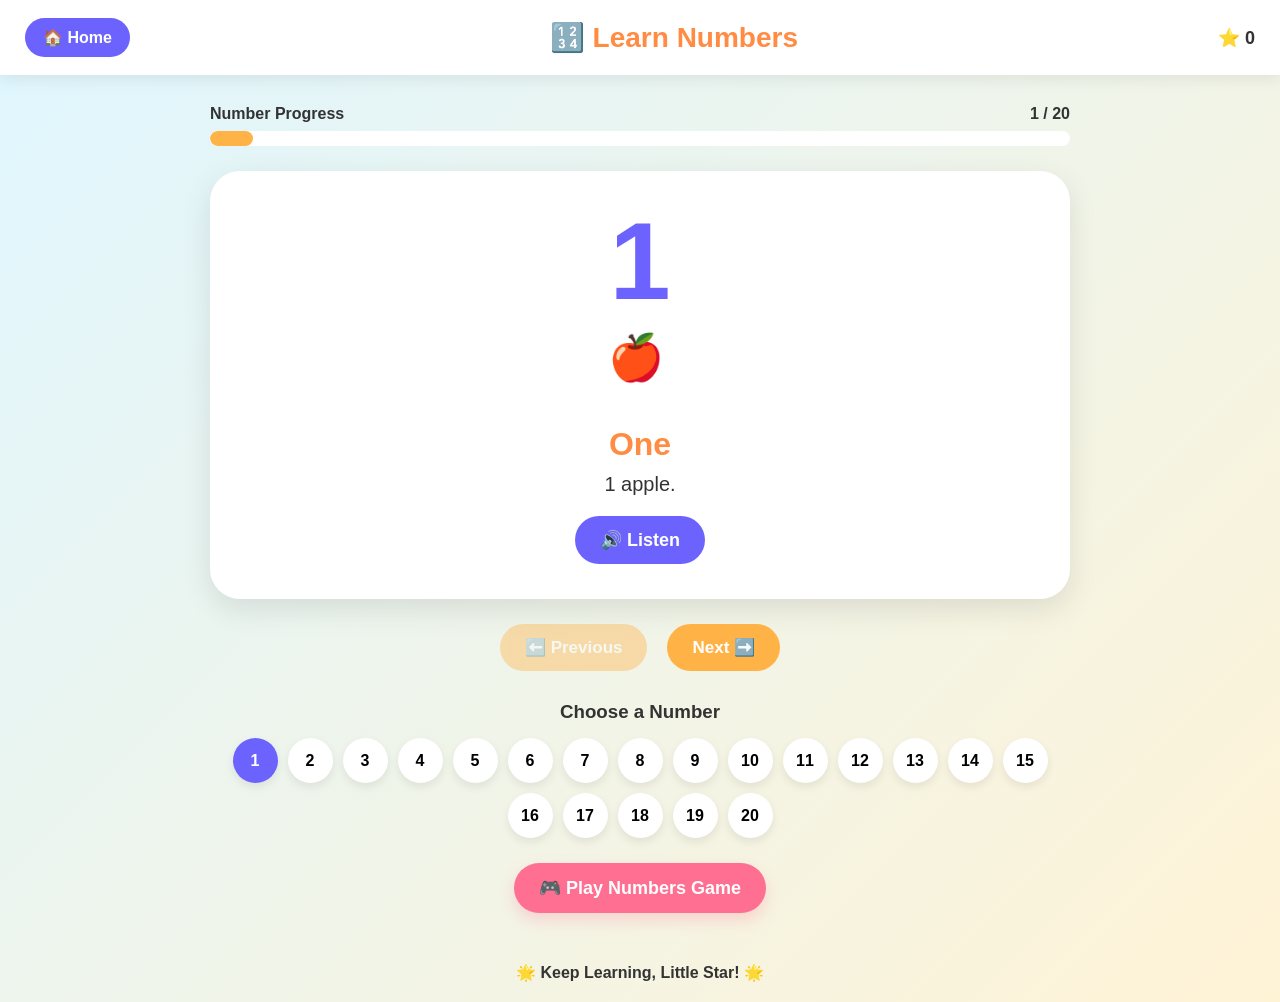
<file: pages/numbers.html>
<!DOCTYPE html>
<html lang="en">
<head>
    <meta charset="UTF-8">
    <meta
        name="viewport"
        content="width=device-width, initial-scale=1.0"
    >

    <title>Learn Numbers - Little Learner</title>

    <link
        rel="stylesheet"
        href="../css/numbers.css"
    >
</head>

<body>

    <!-- Header -->
    <header class="top-header">

        <button
            class="home-button"
            onclick="goHome()"
        >
            🏠 Home
        </button>

        <h1>🔢 Learn Numbers</h1>

        <div class="stars">
            ⭐ <span id="starCount">0</span>
        </div>

    </header>


    <!-- Main Content -->
    <main class="numbers-container">

        <!-- Progress -->
        <section class="progress-section">

            <div class="progress-title">
                <span>Number Progress</span>
                <span id="progressText">1 / 20</span>
            </div>

            <div class="progress-bar">
                <div
                    id="progressFill"
                    class="progress-fill"
                ></div>
            </div>

        </section>


        <!-- Learning Card -->
        <section class="number-card">

            <div
                id="number"
                class="big-number"
            >
                1
            </div>

            <div
                id="objects"
                class="objects"
            >
                🍎
            </div>

            <h2 id="numberWord">
                One
            </h2>

            <p id="numberSentence">
                One apple.
            </p>

            <button
                class="listen-button"
                onclick="speakCurrentNumber()"
            >
                🔊 Listen
            </button>

            <div
                id="completedMessage"
                class="completed-message"
            >
                ⭐ Number Completed!
            </div>

        </section>


        <!-- Navigation -->
        <div class="navigation">

            <button
                id="previousButton"
                onclick="previousNumber()"
            >
                ⬅️ Previous
            </button>

            <button
                id="nextButton"
                onclick="nextNumber()"
            >
                Next ➡️
            </button>

        </div>


        <!-- Number Selector -->
        <section class="number-selector-section">

            <h3>Choose a Number</h3>

            <div
                id="numberButtons"
                class="number-buttons"
            ></div>

        </section>


        <!-- Game -->
        <a
            href="numbers-game.html"
            class="game-button"
        >
            🎮 Play Numbers Game
        </a>

    </main>


    <!-- Footer -->
    <footer>
        🌟 Keep Learning, Little Star! 🌟
    </footer>


    <script src="../js/numbers.js"></script>

</body>
</html>
</file>
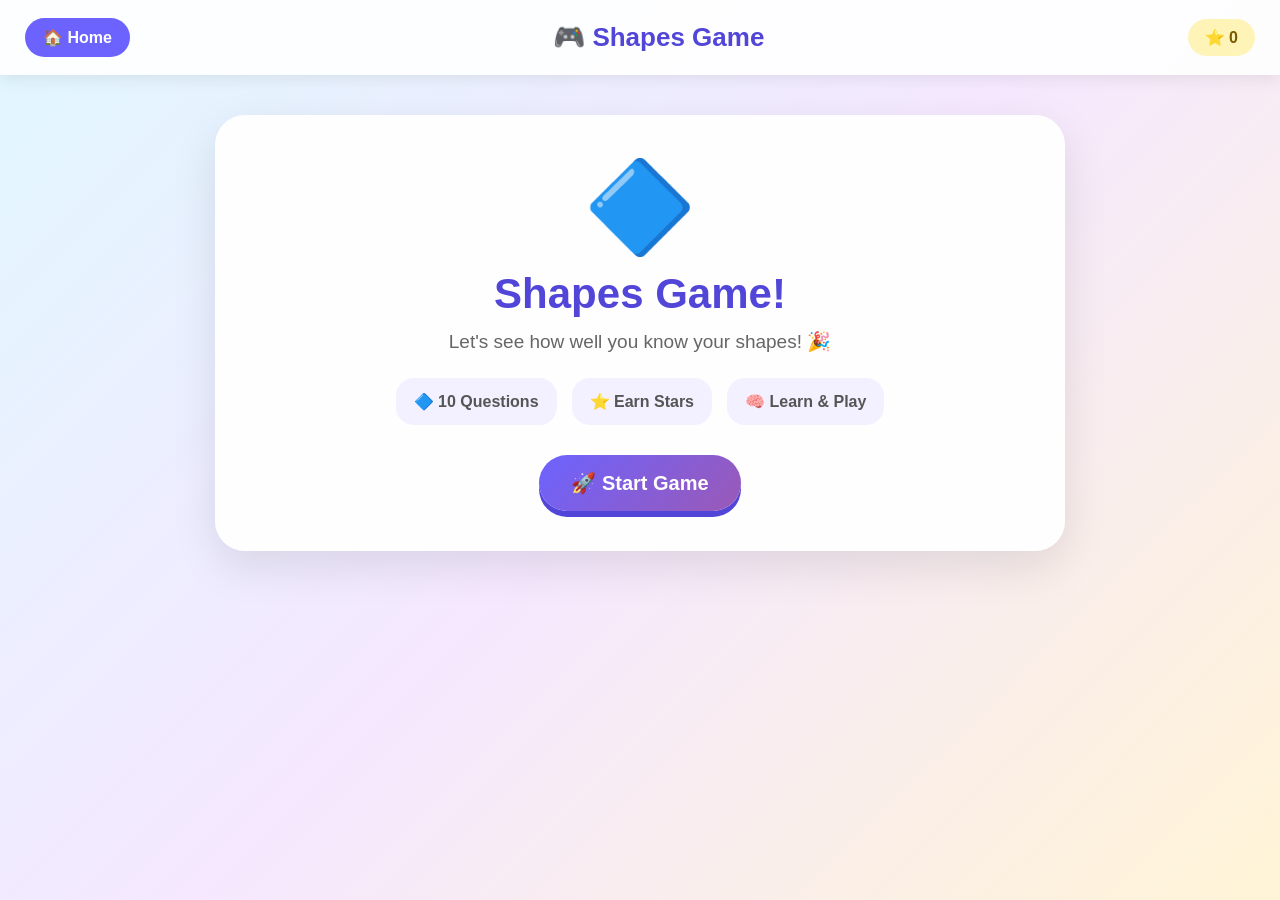
<file: pages/shapes-game.html>
<!DOCTYPE html>
<html lang="en">
<head>
    <meta charset="UTF-8">
    <meta name="viewport" content="width=device-width, initial-scale=1.0">

    <title>Shapes Game - Little Learner</title>

    <link rel="stylesheet" href="../css/shapes-game.css">
</head>

<body>

    <!-- HEADER -->
    <header class="game-header">

        <a href="../index.html" class="home-button">
            🏠 Home
        </a>

        <div class="game-title">
            🎮 Shapes Game
        </div>

        <div class="star-counter">
            ⭐ <span id="starCount">0</span>
        </div>

    </header>


    <!-- MAIN -->
    <main class="game-container">

        <!-- START SCREEN -->
        <section id="startScreen" class="screen">

            <div class="game-icon">
                🔷
            </div>

            <h1>Shapes Game!</h1>

            <p>
                Let's see how well you know your shapes! 🎉
            </p>

            <div class="game-info">

                <div>
                    🔷
                    <strong>10</strong>
                    Questions
                </div>

                <div>
                    ⭐
                    Earn Stars
                </div>

                <div>
                    🧠
                    Learn & Play
                </div>

            </div>

            <button
                class="start-button"
                onclick="startGame()">

                🚀 Start Game

            </button>

        </section>


        <!-- GAME SCREEN -->
        <section
            id="gameScreen"
            class="screen hidden">

            <!-- TOP INFO -->
            <div class="game-progress">

                <span>
                    Question
                    <strong id="questionNumber">1</strong>
                    / 10
                </span>

                <span>
                    Score:
                    <strong id="score">0</strong>
                </span>

            </div>


            <!-- PROGRESS BAR -->
            <div class="progress-bar">

                <div
                    id="progressFill"
                    class="progress-fill">
                </div>

            </div>


            <!-- QUESTION -->
            <div class="question-card">

                <h2 id="questionText">
                    Which shape is this?
                </h2>


                <!-- VISUAL -->
                <div
                    id="questionVisual"
                    class="question-visual">
                </div>


                <!-- LISTEN -->
                <button
                    class="listen-button"
                    onclick="listenQuestion()">

                    🔊 Listen

                </button>


                <!-- OPTIONS -->
                <div
                    id="optionsContainer"
                    class="options-container">
                </div>


                <!-- FEEDBACK -->
                <div
                    id="feedback"
                    class="feedback">
                </div>

            </div>

        </section>


        <!-- RESULT SCREEN -->
        <section
            id="resultScreen"
            class="screen hidden">

            <div class="result-icon">
                🏆
            </div>

            <h1>Game Complete!</h1>

            <p id="resultMessage">
                Great job!
            </p>

            <div class="result-score">

                <div class="final-score">
                    <span id="finalScore">0</span>
                    / 10
                </div>

                <div class="earned-stars">
                    ⭐
                    <span id="earnedStars">0</span>
                    Stars Earned
                </div>

            </div>


            <div class="result-buttons">

                <button
                    class="play-again-button"
                    onclick="startGame()">

                    🔄 Play Again

                </button>

                <a
                    href="shapes.html"
                    class="learn-button">

                    🔷 Learn Shapes

                </a>

                <a
                    href="../index.html"
                    class="home-result-button">

                    🏠 Back Home

                </a>

            </div>

        </section>

    </main>


    <script src="../js/shapes-game.js"></script>

</body>
</html>
</file>
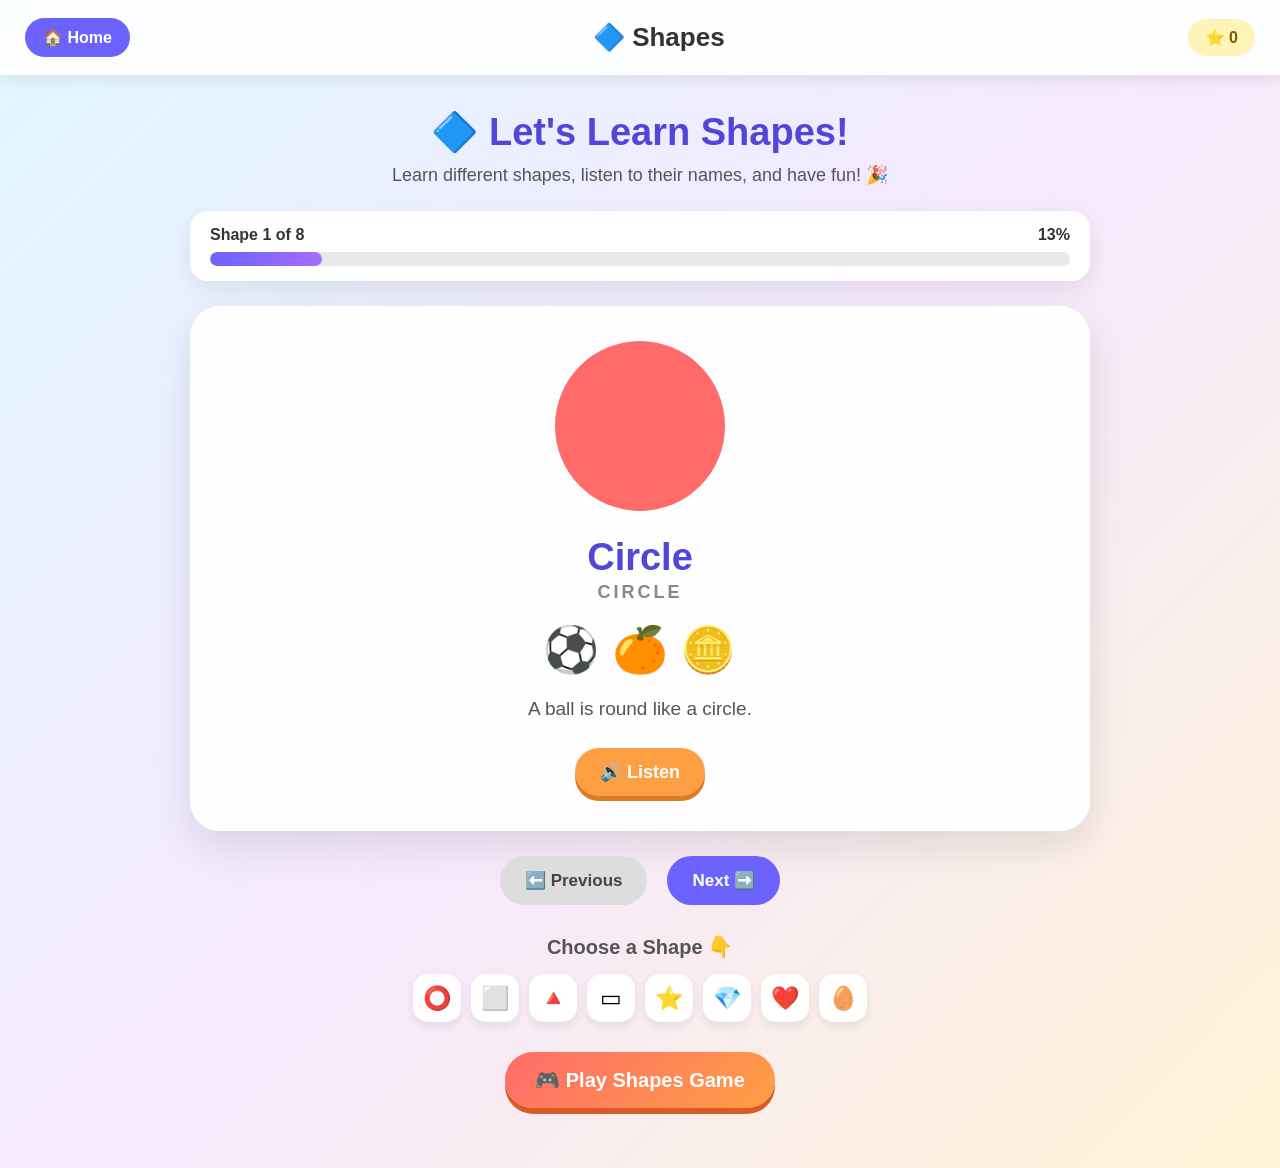
<file: pages/shapes.html>
<!DOCTYPE html>
<html lang="en">
<head>
    <meta charset="UTF-8">
    <meta name="viewport" content="width=device-width, initial-scale=1.0">

    <title>Shapes - Little Learner</title>

    <link rel="stylesheet" href="../css/shapes.css">
</head>

<body>

    <!-- Header -->
    <header class="shapes-header">

        <a href="../index.html" class="back-button">
            🏠 Home
        </a>

        <div class="header-title">
            🔷 Shapes
        </div>

        <div class="star-counter">
            ⭐ <span id="starCount">0</span>
        </div>

    </header>


    <!-- Main Content -->
    <main class="shapes-container">

        <!-- Welcome -->
        <section class="welcome-section">

            <h1>🔷 Let's Learn Shapes!</h1>

            <p>
                Learn different shapes, listen to their names,
                and have fun! 🎉
            </p>

        </section>


        <!-- Progress -->
        <section class="progress-section">

            <div class="progress-info">

                <span>
                    Shape <span id="currentNumber">1</span>
                    of <span id="totalNumber">8</span>
                </span>

                <span id="progressPercent">13%</span>

            </div>

            <div class="progress-bar">

                <div
                    id="progressFill"
                    class="progress-fill">
                </div>

            </div>

        </section>


        <!-- Shape Card -->
        <section class="shape-card">

            <!-- Shape Visual -->
            <div
                id="shapeVisual"
                class="shape-visual">
            </div>


            <!-- Shape Name -->
            <h2 id="shapeName">
                Circle
            </h2>

            <p
                id="shapeWord"
                class="shape-word">
                CIRCLE
            </p>


            <!-- Objects -->
            <div
                id="shapeObjects"
                class="shape-objects">
            </div>


            <!-- Sentence -->
            <p
                id="shapeSentence"
                class="shape-sentence">
            </p>


            <!-- Listen -->
            <button
                id="listenButton"
                class="listen-button"
                onclick="speakCurrentShape()">

                🔊 Listen

            </button>

        </section>


        <!-- Navigation -->
        <div class="navigation">

            <button
                id="previousButton"
                class="nav-button previous-button"
                onclick="previousShape()">

                ⬅️ Previous

            </button>

            <button
                id="nextButton"
                class="nav-button next-button"
                onclick="nextShape()">

                Next ➡️

            </button>

        </div>


        <!-- Shape Selector -->
        <section class="shape-selector-section">

            <h3>Choose a Shape 👇</h3>

            <div
                id="shapeSelector"
                class="shape-selector">
            </div>

        </section>


        <!-- Game Button -->
        <a
            href="shapes-game.html"
            class="game-button">

            🎮 Play Shapes Game

        </a>

    </main>


    <script src="../js/shapes.js"></script>

</body>
</html>
</file>
<file: style.css>
/* ================================
   LITTLE LEARNER
   Main Styles
================================ */


/* Reset */

* {
    margin: 0;
    padding: 0;
    box-sizing: border-box;
}


/* Body */

body {
    font-family: Arial, Helvetica, sans-serif;

    min-height: 100vh;

    background:
        linear-gradient(
            135deg,
            #fff7d6,
            #e8f8ff,
            #fce8ff
        );

    color: #333;
}


/* ================================
   HEADER
================================ */

.top-bar {

    display: flex;

    justify-content: space-between;
    align-items: center;

    padding: 18px 6%;

    background: white;

    box-shadow:
        0 4px 15px rgba(0, 0, 0, 0.08);

    position: sticky;
    top: 0;

    z-index: 100;
}


.logo {

    font-size: 26px;

    font-weight: 800;

    color: #ff6b6b;

}


.logo span {

    margin-left: 5px;

}


.stars {

    background: #fff4b8;

    padding: 10px 18px;

    border-radius: 30px;

    font-size: 18px;

    font-weight: bold;

}


/* ================================
   MAIN
================================ */

main {

    max-width: 1100px;

    margin: auto;

    padding: 35px 20px;

}


/* ================================
   WELCOME
================================ */

.welcome {

    display: flex;

    justify-content: space-between;

    align-items: center;

    gap: 30px;

    padding: 45px;

    border-radius: 30px;

    background:
        linear-gradient(
            135deg,
            #fff,
            #fff8e7
        );

    box-shadow:
        0 12px 35px rgba(0, 0, 0, 0.08);

    margin-bottom: 40px;

}


.welcome-text h1 {

    font-size: clamp(30px, 5vw, 50px);

    margin-bottom: 12px;

    color: #ff6b6b;

}


.welcome-text p {

    font-size: 21px;

    margin-bottom: 25px;

    color: #555;

}


.welcome-character {

    font-size: 120px;

    animation: bounce 2s infinite;

}


/* Start Button */

.start-button {

    border: none;

    background: #ff6b6b;

    color: white;

    font-size: 19px;

    font-weight: bold;

    padding: 15px 28px;

    border-radius: 40px;

    cursor: pointer;

    box-shadow:
        0 8px 18px rgba(255, 107, 107, 0.3);

    transition: 0.25s;

}


.start-button:hover {

    transform: translateY(-3px) scale(1.03);

}


/* ================================
   LEARNING SECTION
================================ */

.learning-section h2 {

    text-align: center;

    font-size: 28px;

    margin-bottom: 25px;

}


/* Grid */

.learning-grid {

    display: grid;

    grid-template-columns:
        repeat(3, 1fr);

    gap: 20px;

}


/* Cards */

.learning-card {

    border: none;

    min-height: 190px;

    border-radius: 25px;

    padding: 25px;

    cursor: pointer;

    text-align: center;

    transition:
        transform 0.25s,
        box-shadow 0.25s;

    box-shadow:
        0 8px 20px rgba(0, 0, 0, 0.08);

}


.learning-card:hover {

    transform:
        translateY(-7px)
        rotate(-1deg);

    box-shadow:
        0 15px 30px rgba(0, 0, 0, 0.12);

}


.card-icon {

    font-size: 60px;

    margin-bottom: 10px;

}


.learning-card h3 {

    font-size: 27px;

    margin-bottom: 5px;

}


.learning-card p {

    font-size: 16px;

    color: #555;

}


/* Individual card backgrounds */

.abc-card {

    background: #ffe1e1;

}


.number-card {

    background: #dff1ff;

}


.color-card {

    background: #fff0b8;

}


.shape-card {

    background: #e4dcff;

}


.animal-card {

    background: #dcf7dc;

}


.fruit-card {

    background: #ffe1f0;

}


/* ================================
   PROGRESS
================================ */

.progress-card {

    display: flex;

    align-items: center;

    gap: 20px;

    margin-top: 40px;

    padding: 25px;

    background: white;

    border-radius: 25px;

    box-shadow:
        0 8px 25px rgba(0, 0, 0, 0.08);

}


.progress-icon {

    font-size: 55px;

}


.progress-info {

    flex: 1;

}


.progress-info h2 {

    margin-bottom: 6px;

}


.progress-info p {

    color: #666;

}


.progress-card button {

    border: none;

    background: #6c63ff;

    color: white;

    padding: 13px 20px;

    border-radius: 25px;

    cursor: pointer;

    font-weight: bold;

}


/* ================================
   FOOTER
================================ */

footer {

    text-align: center;

    padding: 30px;

    color: #777;

}


/* ================================
   ANIMATION
================================ */

@keyframes bounce {

    0%, 100% {
        transform: translateY(0);
    }

    50% {
        transform: translateY(-15px);
    }

}


/* ================================
   MOBILE
================================ */

@media (max-width: 750px) {

    .top-bar {

        padding: 15px 20px;

    }


    .logo {

        font-size: 20px;

    }


    .welcome {

        flex-direction: column;

        text-align: center;

        padding: 30px 20px;

    }


    .welcome-character {

        font-size: 90px;

    }


    .learning-grid {

        grid-template-columns:
            repeat(2, 1fr);

        gap: 14px;

    }


    .learning-card {

        min-height: 160px;

        padding: 18px 10px;

    }


    .card-icon {

        font-size: 48px;

    }


    .learning-card h3 {

        font-size: 22px;

    }


    .progress-card {

        flex-direction: column;

        text-align: center;

    }

}


@media (max-width: 420px) {

    .learning-grid {

        grid-template-columns: 1fr;

    }

}
</file>
<file: css/abc-game.css>
/* =====================================
   LITTLE LEARNER
   ABC GAME
===================================== */

* {
    margin: 0;
    padding: 0;
    box-sizing: border-box;
}


body {

    min-height: 100vh;

    font-family:
        Arial,
        Helvetica,
        sans-serif;

    background:
        linear-gradient(
            135deg,
            #fff3d6,
            #e5f7ff,
            #f7e8ff
        );

    color: #333;

}


/* =====================================
   HEADER
===================================== */

.game-header {

    height: 70px;

    padding: 0 5%;

    background: white;

    display: flex;

    align-items: center;

    justify-content: space-between;

    box-shadow:
        0 4px 15px
        rgba(0,0,0,0.08);

}


.game-title {

    font-size: 26px;

    font-weight: 800;

    color: #6c63ff;

}


.home-button {

    border: none;

    background: #eeeaff;

    color: #5d50c6;

    padding: 10px 18px;

    border-radius: 30px;

    font-size: 16px;

    font-weight: bold;

    cursor: pointer;

}


.stars {

    background: #fff1ad;

    padding: 10px 18px;

    border-radius: 30px;

    font-weight: bold;

}


/* =====================================
   CONTAINER
===================================== */

.game-container {

    width: min(900px, 92%);

    margin: auto;

    padding: 35px 0 50px;

}


/* =====================================
   START SCREEN
===================================== */

.start-screen {

    background: white;

    border-radius: 35px;

    padding: 45px 25px;

    text-align: center;

    box-shadow:
        0 15px 40px
        rgba(0,0,0,0.08);

}


.game-character {

    font-size: 110px;

    animation:
        bounce 2s infinite;

}


.start-screen h1 {

    font-size: 42px;

    color: #ff6b6b;

    margin: 15px 0;

}


.start-screen p {

    font-size: 21px;

    color: #666;

}


/* Game info */

.game-info {

    display: flex;

    justify-content: center;

    gap: 15px;

    margin: 30px 0;

    flex-wrap: wrap;

}


.game-info div {

    background: #f4f2ff;

    padding: 15px 20px;

    border-radius: 20px;

    font-size: 17px;

}


/* Start */

.start-game-button {

    border: none;

    background: #6c63ff;

    color: white;

    padding: 17px 35px;

    border-radius: 40px;

    font-size: 20px;

    font-weight: bold;

    cursor: pointer;

    box-shadow:
        0 8px 20px
        rgba(108,99,255,0.25);

}


.start-game-button:hover {

    transform: scale(1.04);

}


/* =====================================
   GAME SCREEN
===================================== */

.question-progress {

    margin-bottom: 20px;

}


.progress-label {

    display: flex;

    justify-content: space-between;

    margin-bottom: 8px;

    font-weight: bold;

}


.question-bar {

    height: 13px;

    background: white;

    border-radius: 20px;

    overflow: hidden;

}


.question-fill {

    height: 100%;

    width: 10%;

    background:
        linear-gradient(
            90deg,
            #ff6b6b,
            #ffb347
        );

    transition:
        width 0.4s;

}


/* =====================================
   QUESTION CARD
===================================== */

.question-card {

    background: white;

    border-radius: 35px;

    padding: 35px 25px;

    text-align: center;

    box-shadow:
        0 15px 40px
        rgba(0,0,0,0.08);

}


.question-picture {

    font-size: 110px;

}


.question-card h2 {

    font-size: 27px;

    margin: 15px 0 8px;

}


.question-word {

    font-size: 34px;

    font-weight: 800;

    color: #ff6b6b;

    margin-bottom: 15px;

}


/* =====================================
   LISTEN
===================================== */

.listen-button {

    border: none;

    background: #eeeaff;

    color: #5d50c6;

    padding: 11px 20px;

    border-radius: 30px;

    font-size: 16px;

    font-weight: bold;

    cursor: pointer;

}


/* =====================================
   OPTIONS
===================================== */

.options {

    display: grid;

    grid-template-columns:
        repeat(3, 1fr);

    gap: 18px;

    margin-top: 30px;

}


.option-button {

    border: 4px solid transparent;

    background: #f3f1ff;

    border-radius: 25px;

    padding: 25px;

    font-size: 45px;

    font-weight: 900;

    color: #5d50c6;

    cursor: pointer;

    transition:
        0.2s;

}


.option-button:hover {

    transform:
        translateY(-5px);

    background: #e5e1ff;

}


.option-button.correct {

    background: #dff7df;

    border-color: #55b855;

    color: #278527;

}


.option-button.wrong {

    background: #ffe1e1;

    border-color: #ff6b6b;

    color: #d83c3c;

}


/* =====================================
   FEEDBACK
===================================== */

.feedback {

    min-height: 45px;

    margin-top: 20px;

    font-size: 21px;

    font-weight: bold;

}


.feedback.correct-feedback {

    color: #278527;

}


.feedback.wrong-feedback {

    color: #d83c3c;

}


/* =====================================
   RESULT
===================================== */

.result-screen {

    background: white;

    border-radius: 35px;

    padding: 50px 25px;

    text-align: center;

    box-shadow:
        0 15px 40px
        rgba(0,0,0,0.08);

}


.result-character {

    font-size: 110px;

}


.result-screen h1 {

    font-size: 42px;

    color: #ff6b6b;

    margin: 15px 0;

}


.result-screen p {

    font-size: 20px;

    color: #666;

}


/* Score */

.score-box {

    margin: 30px auto;

    width: 220px;

    padding: 25px;

    background: #fff3b8;

    border-radius: 25px;

}


.score-box div {

    font-size: 45px;

}


.score-box strong {

    display: block;

    font-size: 38px;

    color: #6c63ff;

}


.score-box span {

    display: block;

    margin-top: 5px;

}


/* Result message */

.result-message {

    font-size: 22px;

    font-weight: bold;

    margin-bottom: 25px;

}


/* Buttons */

.play-again-button,
.back-button {

    border: none;

    padding: 14px 25px;

    border-radius: 30px;

    font-size: 17px;

    font-weight: bold;

    cursor: pointer;

    margin: 5px;

}


.play-again-button {

    background: #6c63ff;

    color: white;

}


.back-button {

    background: #eee;

}


/* =====================================
   HIDDEN
===================================== */

.hidden {

    display: none;

}


/* =====================================
   ANIMATION
===================================== */

@keyframes bounce {

    0%, 100% {
        transform:
            translateY(0);
    }

    50% {
        transform:
            translateY(-15px);
    }

}


/* =====================================
   FOOTER
===================================== */

footer {

    text-align: center;

    padding: 25px;

    color: #777;

}


/* =====================================
   MOBILE
===================================== */

@media (max-width: 600px) {

    .game-title {

        font-size: 19px;

    }


    .home-button,
    .stars {

        padding: 8px 11px;

        font-size: 13px;

    }


    .start-screen h1,
    .result-screen h1 {

        font-size: 32px;

    }


    .question-picture,
    .game-character,
    .result-character {

        font-size: 80px;

    }


    .options {

        grid-template-columns:
            repeat(3, 1fr);

        gap: 10px;

    }


    .option-button {

        padding: 18px 5px;

        font-size: 32px;

    }

}
</file>
<file: css/alphabet.css>
/* =====================================
   LITTLE LEARNER
   ABC LEARNING PAGE
===================================== */


/* RESET */

* {
    margin: 0;
    padding: 0;
    box-sizing: border-box;
}


/* BODY */

body {

    min-height: 100vh;

    font-family:
        Arial,
        Helvetica,
        sans-serif;

    background:
        linear-gradient(
            135deg,
            #fff5d6,
            #e6f7ff,
            #f8e8ff
        );

    color: #333;

}


/* =====================================
   HEADER
===================================== */

.abc-header {

    height: 70px;

    padding:
        0 5%;

    background: white;

    display: flex;

    align-items: center;

    justify-content: space-between;

    box-shadow:
        0 4px 15px
        rgba(0, 0, 0, 0.08);

}


.abc-title {

    font-size: 26px;

    font-weight: 800;

    color: #ff6b6b;

}


.home-button,
.star-display {

    border: none;

    border-radius: 30px;

    padding:
        10px 18px;

    font-size: 16px;

    font-weight: bold;

}


.home-button {

    background: #eee8ff;

    color: #5d50c6;

    cursor: pointer;

}


.star-display {

    background: #fff2ae;

}


/* =====================================
   CONTAINER
===================================== */

.abc-container {

    width: min(
        900px,
        92%
    );

    margin:
        0 auto;

    padding:
        30px 0 50px;

}


/* =====================================
   PROGRESS
===================================== */

.progress-area {

    margin-bottom: 25px;

}


.progress-text {

    display: flex;

    justify-content: space-between;

    margin-bottom: 8px;

    font-weight: bold;

}


.progress-bar {

    height: 14px;

    background: white;

    border-radius: 20px;

    overflow: hidden;

    box-shadow:
        inset 0 2px 5px
        rgba(0, 0, 0, 0.08);

}


.progress-fill {

    height: 100%;

    width: 3.84%;

    background:
        linear-gradient(
            90deg,
            #ff6b6b,
            #ffb347
        );

    border-radius: 20px;

    transition:
        width 0.4s ease;

}


/* =====================================
   LEARNING CARD
===================================== */

.learning-card {

    min-height: 500px;

    padding: 35px 20px;

    background: white;

    border-radius: 35px;

    text-align: center;

    box-shadow:
        0 15px 40px
        rgba(0, 0, 0, 0.09);

    display: flex;

    flex-direction: column;

    align-items: center;

    justify-content: center;

}


/* =====================================
   LETTER
===================================== */

.big-letter {

    font-size:
        clamp(
            100px,
            18vw,
            180px
        );

    line-height: 1;

    font-weight: 900;

    color: #ff6b6b;

    text-shadow:
        5px 5px 0 #ffe1e1;

}


/* =====================================
   PICTURE
===================================== */

.big-picture {

    font-size:
        clamp(
            65px,
            12vw,
            100px
        );

    margin:
        15px 0;

}


/* =====================================
   WORD
===================================== */

.learning-card h1 {

    font-size: 38px;

    margin-bottom: 8px;

}


.learning-card p {

    font-size: 21px;

    color: #666;

    margin-bottom: 20px;

}


/* =====================================
   LISTEN
===================================== */

.listen-button {

    border: none;

    padding:
        14px 28px;

    border-radius: 35px;

    background: #6c63ff;

    color: white;

    font-size: 19px;

    font-weight: bold;

    cursor: pointer;

    box-shadow:
        0 7px 15px
        rgba(108, 99, 255, 0.25);

    transition:
        transform 0.2s;

}


.listen-button:hover {

    transform:
        scale(1.05);

}


/* =====================================
   COMPLETED MESSAGE
===================================== */

.completed-message {

    margin-top: 20px;

    padding:
        8px 20px;

    background: #e4f9e4;

    color: #278527;

    border-radius: 25px;

    font-weight: bold;

    opacity: 0;

    transform:
        translateY(5px);

    transition:
        0.3s;

}


.completed-message.show {

    opacity: 1;

    transform:
        translateY(0);

}


/* =====================================
   NAVIGATION
===================================== */

.navigation {

    display: flex;

    align-items: center;

    justify-content: center;

    gap: 25px;

    margin:
        25px 0;

}


.nav-button {

    border: none;

    padding:
        13px 22px;

    border-radius: 30px;

    background: white;

    font-size: 17px;

    font-weight: bold;

    cursor: pointer;

    box-shadow:
        0 5px 15px
        rgba(0, 0, 0, 0.08);

}


.nav-button:disabled {

    opacity: 0.4;

    cursor: not-allowed;

}


.letter-number {

    width: 50px;

    height: 50px;

    display: flex;

    align-items: center;

    justify-content: center;

    border-radius: 50%;

    background: #ffcf56;

    font-size: 20px;

    font-weight: bold;

}


/* =====================================
   ALPHABET SELECTOR
===================================== */

.alphabet-selector {

    background: white;

    padding: 25px;

    border-radius: 25px;

    box-shadow:
        0 8px 25px
        rgba(0, 0, 0, 0.06);

}


.alphabet-selector h2 {

    text-align: center;

    margin-bottom: 18px;

}


.alphabet-buttons {

    display: grid;

    grid-template-columns:
        repeat(
            auto-fit,
            minmax(
                55px,
                1fr
            )
        );

    gap: 10px;

}


.letter-button {

    border: none;

    background: #f1f0ff;

    border-radius: 15px;

    padding: 13px 5px;

    font-size: 19px;

    font-weight: bold;

    cursor: pointer;

    transition:
        0.2s;

}


.letter-button:hover {

    transform:
        translateY(-3px);

    background: #ddd9ff;

}


.letter-button.active {

    background: #ff6b6b;

    color: white;

}


/* =====================================
   FOOTER
===================================== */

footer {

    text-align: center;

    padding:
        25px;

    color: #777;

}


/* =====================================
   MOBILE
===================================== */

@media (max-width: 600px) {

    .abc-header {

        height: auto;

        padding:
            12px;

        gap: 8px;

    }


    .abc-title {

        font-size: 19px;

    }


    .home-button,
    .star-display {

        padding:
            8px 11px;

        font-size: 13px;

    }


    .learning-card {

        min-height: 430px;

    }


    .learning-card h1 {

        font-size: 30px;

    }


    .learning-card p {

        font-size: 18px;

    }


    .navigation {

        gap: 10px;

    }


    .nav-button {

        padding:
            11px 15px;

        font-size: 14px;

    }

}
    .game-button {
    display: inline-block;

    margin-top: 15px;

    padding: 14px 25px;

    border-radius: 30px;

    background: #ffb347;

    color: white;

    text-decoration: none;

    font-size: 18px;

    font-weight: bold;

    box-shadow:
        0 7px 15px
        rgba(255, 179, 71, 0.25);

    transition: 0.2s;
}

.game-button:hover {
    transform: scale(1.05);
}
</file>
<file: css/animals-game.css>
* {
  box-sizing: border-box;
}

body {
  margin: 0;
  min-height: 100vh;
  font-family: Arial, sans-serif;
  background: linear-gradient(135deg, #dff9fb, #c7ecee, #ffeaa7);
}

.hidden {
  display: none !important;
}

.game-header {
  display: flex;
  align-items: center;
  justify-content: space-between;
  padding: 18px 25px;
  background: rgba(255, 255, 255, 0.95);
  box-shadow: 0 3px 15px rgba(0, 0, 0, 0.1);
}

.back-button {
  text-decoration: none;
  background: #6c5ce7;
  color: white;
  padding: 11px 18px;
  border-radius: 25px;
  font-weight: bold;
}

.game-title {
  font-size: 25px;
  font-weight: bold;
}

.stars {
  font-size: 20px;
  font-weight: bold;
}

.game-container {
  max-width: 800px;
  margin: auto;
  padding: 30px 18px 50px;
}

.game-screen {
  background: white;
  border-radius: 30px;
  padding: 30px 20px;
  text-align: center;
  box-shadow: 0 12px 35px rgba(0, 0, 0, 0.12);
}

.game-hero {
  font-size: 85px;
  margin-bottom: 20px;
}

.game-screen h1 {
  color: #6c5ce7;
  font-size: 36px;
}

.game-screen p {
  font-size: 20px;
  color: #555;
}

.game-instruction {
  font-size: 17px !important;
}

.start-button,
.play-again-button {
  border: none;
  background: #00b894;
  color: white;
  padding: 16px 35px;
  border-radius: 30px;
  font-size: 20px;
  font-weight: bold;
  cursor: pointer;
  margin-top: 15px;
}

.question-top {
  display: flex;
  justify-content: space-between;
  font-size: 18px;
  font-weight: bold;
}

.progress-bar {
  height: 14px;
  background: #eee;
  border-radius: 20px;
  overflow: hidden;
  margin: 15px 0 25px;
}

#gameProgress {
  height: 100%;
  width: 10%;
  background: #00b894;
  transition: width 0.3s;
}

.question-card {
  background: #f8f9fa;
  border-radius: 25px;
  padding: 20px;
}

.game-animal {
  font-size: 130px;
  min-height: 160px;
  display: flex;
  justify-content: center;
  align-items: center;
}

.question-card h2 {
  font-size: 28px;
}

.listen-button {
  border: none;
  background: #0984e3;
  color: white;
  padding: 12px 22px;
  border-radius: 25px;
  font-size: 17px;
  font-weight: bold;
  cursor: pointer;
}

.options-container {
  display: grid;
  grid-template-columns: repeat(3, 1fr);
  gap: 15px;
  margin-top: 25px;
}

.option-button {
  border: 3px solid #dfe6e9;
  background: white;
  border-radius: 20px;
  padding: 18px 10px;
  font-size: 20px;
  font-weight: bold;
  cursor: pointer;
}

.option-button.correct {
  background: #55efc4;
  border-color: #00b894;
}

.option-button.wrong {
  background: #ff7675;
  border-color: #d63031;
  color: white;
}

.option-button:disabled {
  cursor: not-allowed;
}

.feedback {
  min-height: 45px;
  margin-top: 20px;
  font-size: 20px;
  font-weight: bold;
}

.feedback.correct {
  color: #00a878;
}

.feedback.wrong {
  color: #d63031;
}

.result-emoji {
  font-size: 90px;
}

.final-score {
  font-size: 28px;
  color: #6c5ce7;
  margin: 20px;
}

.earned-stars {
  font-size: 22px;
  margin-bottom: 25px;
}

.learn-button,
.home-button {
  display: inline-block;
  text-decoration: none;
  color: white;
  padding: 14px 24px;
  border-radius: 28px;
  font-weight: bold;
  margin: 8px;
}

.learn-button {
  background: #e17055;
}

.home-button {
  background: #6c5ce7;
}

@media (max-width: 600px) {

  .game-header {
    padding: 12px;
  }

  .game-title {
    font-size: 18px;
  }

  .back-button {
    padding: 8px 12px;
    font-size: 14px;
  }

  .stars {
    font-size: 16px;
  }

  .game-animal {
    font-size: 105px;
  }

  .options-container {
    grid-template-columns: 1fr;
  }

  .question-card h2 {
    font-size: 23px;
  }
}
</file>
<file: css/animals.css>
* {
  box-sizing: border-box;
}

body {
  margin: 0;
  font-family: Arial, sans-serif;
  background: linear-gradient(135deg, #dff9fb, #c7ecee, #f6e58d);
  min-height: 100vh;
}

.animals-header {
  display: flex;
  align-items: center;
  justify-content: space-between;
  padding: 18px 25px;
  background: rgba(255, 255, 255, 0.9);
  box-shadow: 0 3px 15px rgba(0, 0, 0, 0.1);
  position: sticky;
  top: 0;
  z-index: 10;
}

.back-button {
  text-decoration: none;
  background: #6c5ce7;
  color: white;
  padding: 11px 18px;
  border-radius: 25px;
  font-weight: bold;
}

.page-title {
  font-size: 25px;
  font-weight: bold;
  color: #2d3436;
}

.stars {
  font-size: 20px;
  font-weight: bold;
}

.animals-container {
  max-width: 850px;
  margin: auto;
  padding: 25px 18px 50px;
  text-align: center;
}

.welcome-card {
  background: white;
  border-radius: 25px;
  padding: 20px;
  margin-bottom: 20px;
  box-shadow: 0 8px 25px rgba(0, 0, 0, 0.1);
}

.welcome-card h1 {
  margin: 0 0 8px;
  font-size: 32px;
}

.welcome-card p {
  margin: 0;
  font-size: 18px;
}

.progress-section {
  margin: 20px 0;
}

.progress-text {
  font-weight: bold;
  margin-bottom: 8px;
  font-size: 18px;
}

.progress-bar {
  width: 100%;
  height: 15px;
  background: white;
  border-radius: 20px;
  overflow: hidden;
}

#progressFill {
  height: 100%;
  width: 10%;
  background: linear-gradient(90deg, #00b894, #55efc4);
  border-radius: 20px;
  transition: width 0.4s ease;
}

.animal-card {
  background: white;
  border-radius: 35px;
  padding: 30px 20px;
  box-shadow: 0 12px 30px rgba(0, 0, 0, 0.12);
  margin-top: 25px;
}

.animal-picture {
  font-size: 150px;
  line-height: 1.2;
  min-height: 180px;
  display: flex;
  align-items: center;
  justify-content: center;
  animation: animalBounce 1.5s infinite;
}

@keyframes animalBounce {
  0%, 100% {
    transform: translateY(0);
  }

  50% {
    transform: translateY(-8px);
  }
}

.animal-card h2 {
  font-size: 42px;
  margin: 10px 0;
  color: #6c5ce7;
}

.animal-sound {
  display: inline-block;
  background: #ffeaa7;
  padding: 10px 22px;
  border-radius: 25px;
  font-size: 22px;
  font-weight: bold;
  margin: 5px 0 15px;
}

.animal-sentence {
  font-size: 20px;
  color: #555;
  margin: 15px auto;
  max-width: 600px;
}

.listen-button,
.sound-button {
  border: none;
  padding: 14px 22px;
  border-radius: 30px;
  color: white;
  font-size: 17px;
  font-weight: bold;
  cursor: pointer;
  margin: 7px;
  transition: transform 0.2s;
}

.listen-button {
  background: #0984e3;
}

.sound-button {
  background: #e17055;
}

.listen-button:hover,
.sound-button:hover,
.navigation button:hover,
.game-button:hover {
  transform: scale(1.05);
}

.navigation {
  display: flex;
  justify-content: center;
  gap: 20px;
  margin: 25px 0;
}

.navigation button {
  border: none;
  padding: 13px 25px;
  border-radius: 25px;
  background: #6c5ce7;
  color: white;
  font-size: 17px;
  font-weight: bold;
  cursor: pointer;
}

.navigation button:disabled {
  opacity: 0.4;
  cursor: not-allowed;
  transform: none;
}

.animal-selector {
  display: flex;
  flex-wrap: wrap;
  justify-content: center;
  gap: 8px;
  margin: 20px 0;
}

.animal-selector button {
  width: 45px;
  height: 45px;
  border: none;
  border-radius: 50%;
  background: white;
  font-size: 22px;
  cursor: pointer;
  box-shadow: 0 3px 10px rgba(0, 0, 0, 0.1);
}

.animal-selector button.active {
  background: #6c5ce7;
  color: white;
  transform: scale(1.1);
}

.completion-message {
  display: none;
  background: #55efc4;
  color: #14532d;
  padding: 20px;
  border-radius: 25px;
  font-size: 20px;
  font-weight: bold;
  margin: 20px 0;
}

.game-button {
  display: inline-block;
  margin-top: 20px;
  padding: 16px 28px;
  background: linear-gradient(135deg, #ff7675, #fd79a8);
  color: white;
  text-decoration: none;
  border-radius: 30px;
  font-size: 19px;
  font-weight: bold;
  transition: transform 0.2s;
}

@media (max-width: 600px) {

  .animals-header {
    padding: 12px;
  }

  .page-title {
    font-size: 19px;
  }

  .back-button {
    padding: 8px 12px;
    font-size: 14px;
  }

  .stars {
    font-size: 16px;
  }

  .welcome-card h1 {
    font-size: 25px;
  }

  .animal-picture {
    font-size: 110px;
    min-height: 140px;
  }

  .animal-card h2 {
    font-size: 34px;
  }

  .animal-sentence {
    font-size: 17px;
  }

  .navigation {
    gap: 10px;
  }

  .navigation button {
    padding: 11px 17px;
    font-size: 15px;
  }
}
</file>
<file: css/colors-game.css>
* {
    margin: 0;
    padding: 0;
    box-sizing: border-box;
}

body {
    min-height: 100vh;

    font-family: Arial, sans-serif;

    background: linear-gradient(
        135deg,
        #fff1f8,
        #e9f7ff
    );

    color: #333;
}


/* Header */

.top-header {
    display: flex;

    align-items: center;

    justify-content: space-between;

    padding: 18px 25px;

    background: white;

    box-shadow:
        0 4px 15px rgba(0, 0, 0, 0.08);
}

.top-header h1 {
    color: #ff6f91;

    font-size: 28px;
}

.home-button {
    border: none;

    background: #6c63ff;

    color: white;

    padding: 10px 18px;

    border-radius: 25px;

    font-size: 16px;

    font-weight: bold;

    cursor: pointer;
}

.home-button:hover {
    transform: scale(1.05);
}

.stars {
    font-size: 18px;

    font-weight: bold;
}


/* Main */

.game-container {
    max-width: 850px;

    margin: auto;

    padding: 35px 20px;

    text-align: center;
}


/* Screen */

.screen {
    background: white;

    border-radius: 30px;

    padding: 40px 25px;

    box-shadow:
        0 12px 35px rgba(0, 0, 0, 0.10);
}

.hidden {
    display: none;
}


/* Start */

.start-icon {
    font-size: 90px;

    margin-bottom: 15px;

    animation: bounce 1.5s infinite;
}

.screen h2 {
    color: #6c63ff;

    font-size: 32px;

    margin-bottom: 12px;
}

.screen p {
    font-size: 19px;

    margin-bottom: 25px;
}


/* Game Info */

.game-info {
    display: flex;

    justify-content: center;

    gap: 20px;

    margin: 30px 0;
}

.game-info div {
    width: 150px;

    padding: 18px 10px;

    border-radius: 20px;

    background: #fff8e8;
}

.game-info strong,
.game-info span {
    display: block;
}

.game-info strong {
    margin-top: 5px;

    color: #ff6f91;
}

.game-info span {
    margin-top: 4px;

    font-size: 14px;
}


/* Start Button */

.start-button {
    border: none;

    background: #ff6f91;

    color: white;

    padding: 16px 35px;

    border-radius: 30px;

    font-size: 20px;

    font-weight: bold;

    cursor: pointer;
}

.start-button:hover {
    transform: scale(1.05);
}


/* Progress */

.question-progress {
    margin-bottom: 25px;
}

.progress-info {
    display: flex;

    justify-content: space-between;

    margin-bottom: 8px;

    font-weight: bold;
}

.progress-bar {
    width: 100%;

    height: 14px;

    background: #eeeeee;

    border-radius: 20px;

    overflow: hidden;
}

.progress-fill {
    width: 10%;

    height: 100%;

    background: #ff6f91;

    border-radius: 20px;

    transition: width 0.3s ease;
}


/* Question */

.question-card {
    padding: 25px;

    border-radius: 25px;

    background: #f8fbff;
}

.question-text {
    font-size: 26px;

    font-weight: bold;

    color: #6c63ff;

    margin-bottom: 25px;
}


/* Visual */

.question-visual {
    min-height: 180px;

    display: flex;

    align-items: center;

    justify-content: center;

    flex-wrap: wrap;

    gap: 15px;
}


/* Color Circle */

.color-question-circle {
    width: 180px;

    height: 180px;

    border-radius: 50%;

    box-shadow:
        0 8px 25px rgba(0, 0, 0, 0.18);
}


/* Object */

.object-item {
    width: 90px;

    height: 90px;

    display: flex;

    align-items: center;

    justify-content: center;

    border-radius: 20px;

    font-size: 45px;

    background: white;

    box-shadow:
        0 5px 15px rgba(0, 0, 0, 0.10);
}


/* Listen */

.listen-button {
    border: none;

    background: #6c63ff;

    color: white;

    padding: 12px 24px;

    margin-top: 20px;

    border-radius: 25px;

    font-size: 17px;

    font-weight: bold;

    cursor: pointer;
}

.listen-button:hover {
    transform: scale(1.05);
}


/* Options */

.options {
    display: flex;

    justify-content: center;

    gap: 15px;

    margin-top: 30px;

    flex-wrap: wrap;
}

.option-button {
    min-width: 130px;

    min-height: 75px;

    padding: 12px 20px;

    border: 3px solid #e5e5e5;

    background: white;

    border-radius: 22px;

    color: #6c63ff;

    font-size: 20px;

    font-weight: bold;

    cursor: pointer;

    transition: 0.2s;
}

.option-button:hover {
    transform: scale(1.07);

    border-color: #6c63ff;
}

.option-button.correct {
    background: #8fd694;

    color: white;

    border-color: #8fd694;
}

.option-button.wrong {
    background: #ff8a8a;

    color: white;

    border-color: #ff8a8a;
}

.option-button:disabled {
    cursor: not-allowed;
}


/* Feedback */

.feedback {
    min-height: 35px;

    margin-top: 20px;

    font-size: 21px;

    font-weight: bold;
}


/* Result */

.trophy {
    font-size: 90px;

    animation: bounce 1.5s infinite;
}

.final-score {
    font-size: 55px;

    font-weight: bold;

    color: #ff6f91;

    margin: 20px;
}

.result-buttons {
    display: flex;

    justify-content: center;

    gap: 15px;

    flex-wrap: wrap;
}

.result-buttons button {
    border: none;

    padding: 14px 25px;

    border-radius: 25px;

    color: white;

    font-size: 17px;

    font-weight: bold;

    cursor: pointer;
}

.play-again {
    background: #6c63ff;
}

.home-result {
    background: #ff8c42;
}

.result-buttons button:hover {
    transform: scale(1.05);
}


/* Animation */

@keyframes bounce {

    0%,
    100% {
        transform: translateY(0);
    }

    50% {
        transform: translateY(-12px);
    }
}


/* Mobile */

@media (max-width: 600px) {

    .top-header h1 {
        font-size: 20px;
    }

    .home-button {
        padding: 8px 12px;

        font-size: 14px;
    }

    .screen {
        padding: 30px 15px;
    }

    .screen h2 {
        font-size: 27px;
    }

    .game-info {
        gap: 8px;
    }

    .game-info div {
        width: 105px;

        padding: 14px 5px;
    }

    .question-text {
        font-size: 22px;
    }

    .color-question-circle {
        width: 140px;

        height: 140px;
    }

    .option-button {
        min-width: 105px;

        min-height: 65px;

        font-size: 17px;
    }
}
</file>
<file: css/colors.css>
* {
    margin: 0;
    padding: 0;
    box-sizing: border-box;
}

body {
    min-height: 100vh;

    font-family: Arial, sans-serif;

    background: linear-gradient(
        135deg,
        #fff1f8,
        #e9f7ff
    );

    color: #333;
}


/* Header */

.top-header {
    display: flex;

    align-items: center;

    justify-content: space-between;

    padding: 18px 25px;

    background: white;

    box-shadow:
        0 4px 15px rgba(0, 0, 0, 0.08);
}

.top-header h1 {
    color: #ff6f91;

    font-size: 28px;
}

.home-button {
    border: none;

    background: #6c63ff;

    color: white;

    padding: 10px 18px;

    border-radius: 25px;

    font-size: 16px;

    font-weight: bold;

    cursor: pointer;
}

.home-button:hover {
    transform: scale(1.05);
}

.stars {
    font-size: 18px;

    font-weight: bold;
}


/* Main */

.colors-container {
    max-width: 900px;

    margin: auto;

    padding: 30px 20px;

    text-align: center;
}


/* Progress */

.progress-section {
    margin-bottom: 25px;
}

.progress-title {
    display: flex;

    justify-content: space-between;

    margin-bottom: 8px;

    font-weight: bold;
}

.progress-bar {
    width: 100%;

    height: 15px;

    background: white;

    border-radius: 20px;

    overflow: hidden;
}

.progress-fill {
    width: 10%;

    height: 100%;

    background: #ff6f91;

    border-radius: 20px;

    transition: width 0.4s ease;
}


/* Color Card */

.color-card {
    background: white;

    padding: 35px 20px;

    border-radius: 30px;

    box-shadow:
        0 10px 30px rgba(0, 0, 0, 0.10);
}


/* Color Circle */

.color-circle {
    width: 170px;

    height: 170px;

    margin: auto;

    border-radius: 50%;

    border: 10px solid white;

    box-shadow:
        0 8px 25px rgba(0, 0, 0, 0.15);

    transition:
        background 0.4s ease,
        transform 0.3s ease;
}

.color-circle:hover {
    transform: scale(1.05);
}


/* Color Name */

.color-name {
    margin-top: 20px;

    font-size: 34px;

    font-weight: bold;
}

.color-word {
    font-size: 30px;
}


/* Objects */

.color-objects {
    margin: 25px auto;

    font-size: 55px;

    line-height: 1.5;
}


/* Sentence */

.color-card h2 {
    font-size: 32px;

    margin: 10px;

    font-weight: bold;
}

.color-card p {
    font-size: 20px;

    margin-bottom: 20px;
}


/* Listen */

.listen-button {
    border: none;

    padding: 13px 25px;

    border-radius: 30px;

    background: #6c63ff;

    color: white;

    font-size: 18px;

    font-weight: bold;

    cursor: pointer;
}

.listen-button:hover {
    transform: scale(1.05);
}


/* Completed */

.completed-message {
    display: none;

    margin-top: 15px;

    color: #2e9d50;

    font-weight: bold;
}

.completed-message.show {
    display: block;
}


/* Navigation */

.navigation {
    display: flex;

    justify-content: center;

    gap: 20px;

    margin: 25px 0;
}

.navigation button {
    border: none;

    padding: 13px 25px;

    border-radius: 25px;

    background: #ffb347;

    color: white;

    font-size: 17px;

    font-weight: bold;

    cursor: pointer;
}

.navigation button:disabled {
    opacity: 0.4;

    cursor: not-allowed;
}


/* Color Selector */

.color-selector-section {
    margin-top: 30px;
}

.color-selector-section h3 {
    margin-bottom: 18px;
}

.color-buttons {
    display: flex;

    flex-wrap: wrap;

    justify-content: center;

    gap: 12px;
}

.color-buttons button {
    width: 55px;

    height: 55px;

    border: 4px solid white;

    border-radius: 50%;

    cursor: pointer;

    box-shadow:
        0 4px 10px rgba(0, 0, 0, 0.12);

    transition: 0.2s;
}

.color-buttons button:hover {
    transform: scale(1.12);
}

.color-buttons button.active {
    outline: 4px solid #6c63ff;

    outline-offset: 3px;
}

.color-buttons button.completed {
    box-shadow:
        0 0 0 4px #8fd694,
        0 5px 12px rgba(0, 0, 0, 0.12);
}


/* Game Button */

.game-button {
    display: inline-block;

    margin-top: 25px;

    padding: 14px 25px;

    border-radius: 30px;

    background: #ff6f91;

    color: white;

    text-decoration: none;

    font-size: 18px;

    font-weight: bold;

    box-shadow:
        0 7px 15px rgba(255, 111, 145, 0.25);

    transition: 0.2s;
}

.game-button:hover {
    transform: scale(1.05);
}


/* Footer */

footer {
    text-align: center;

    padding: 20px;

    font-weight: bold;
}


/* Mobile */

@media (max-width: 600px) {

    .top-header h1 {
        font-size: 20px;
    }

    .home-button {
        padding: 8px 12px;

        font-size: 14px;
    }

    .color-circle {
        width: 130px;

        height: 130px;
    }

    .color-name {
        font-size: 28px;
    }

    .color-objects {
        font-size: 40px;
    }

    .navigation {
        gap: 10px;
    }

    .navigation button {
        padding: 11px 17px;
    }
}
</file>
<file: css/fruits-game.css>
* {
  box-sizing: border-box;
}

body {
  margin: 0;
  min-height: 100vh;
  font-family: Arial, sans-serif;
  background: linear-gradient(135deg, #dff9fb, #c7ecee, #ffeaa7);
}

.hidden {
  display: none !important;
}

.game-header {
  display: flex;
  align-items: center;
  justify-content: space-between;
  padding: 18px 25px;
  background: rgba(255, 255, 255, 0.95);
  box-shadow: 0 3px 15px rgba(0, 0, 0, 0.1);
}

.back-button {
  text-decoration: none;
  background: #6c5ce7;
  color: white;
  padding: 11px 18px;
  border-radius: 25px;
  font-weight: bold;
}

.game-title {
  font-size: 25px;
  font-weight: bold;
}

.stars {
  font-size: 20px;
  font-weight: bold;
}

.game-container {
  max-width: 800px;
  margin: auto;
  padding: 30px 18px 50px;
}

.game-screen {
  background: white;
  border-radius: 30px;
  padding: 30px 20px;
  text-align: center;
  box-shadow: 0 12px 35px rgba(0, 0, 0, 0.12);
}

.game-hero {
  font-size: 85px;
  margin-bottom: 20px;
}

.game-screen h1 {
  color: #6c5ce7;
  font-size: 36px;
}

.game-screen p {
  font-size: 20px;
  color: #555;
}

.game-instruction {
  font-size: 17px !important;
}

.start-button,
.play-again-button {
  border: none;
  background: #00b894;
  color: white;
  padding: 16px 35px;
  border-radius: 30px;
  font-size: 20px;
  font-weight: bold;
  cursor: pointer;
  margin-top: 15px;
}

.question-top {
  display: flex;
  justify-content: space-between;
  font-size: 18px;
  font-weight: bold;
}

.progress-bar {
  height: 14px;
  background: #eee;
  border-radius: 20px;
  overflow: hidden;
  margin: 15px 0 25px;
}

#gameProgress {
  height: 100%;
  width: 10%;
  background: #00b894;
  transition: width 0.3s;
}

.question-card {
  background: #f8f9fa;
  border-radius: 25px;
  padding: 20px;
}

.game-fruit {
  font-size: 130px;
  min-height: 160px;
  display: flex;
  justify-content: center;
  align-items: center;
}

.question-card h2 {
  font-size: 28px;
}

.listen-button {
  border: none;
  background: #0984e3;
  color: white;
  padding: 12px 22px;
  border-radius: 25px;
  font-size: 17px;
  font-weight: bold;
  cursor: pointer;
}

.options-container {
  display: grid;
  grid-template-columns: repeat(3, 1fr);
  gap: 15px;
  margin-top: 25px;
}

.option-button {
  border: 3px solid #dfe6e9;
  background: white;
  border-radius: 20px;
  padding: 18px 10px;
  font-size: 20px;
  font-weight: bold;
  cursor: pointer;
}

.option-button.correct {
  background: #55efc4;
  border-color: #00b894;
}

.option-button.wrong {
  background: #ff7675;
  border-color: #d63031;
  color: white;
}

.option-button:disabled {
  cursor: not-allowed;
}

.feedback {
  min-height: 45px;
  margin-top: 20px;
  font-size: 20px;
  font-weight: bold;
}

.feedback.correct {
  color: #00a878;
}

.feedback.wrong {
  color: #d63031;
}

.result-emoji {
  font-size: 90px;
}

.final-score {
  font-size: 28px;
  color: #6c5ce7;
  margin: 20px;
}

.earned-stars {
  font-size: 22px;
  margin-bottom: 25px;
}

.learn-button,
.home-button {
  display: inline-block;
  text-decoration: none;
  color: white;
  padding: 14px 24px;
  border-radius: 28px;
  font-weight: bold;
  margin: 8px;
}

.learn-button {
  background: #e17055;
}

.home-button {
  background: #6c5ce7;
}

@media (max-width: 600px) {

  .game-header {
    padding: 12px;
  }

  .game-title {
    font-size: 18px;
  }

  .back-button {
    padding: 8px 12px;
    font-size: 14px;
  }

  .stars {
    font-size: 16px;
  }

  .game-fruit {
    font-size: 105px;
  }

  .options-container {
    grid-template-columns: 1fr;
  }

  .question-card h2 {
    font-size: 23px;
  }
}
</file>
<file: css/fruits.css>
* {
  box-sizing: border-box;
}

body {
  margin: 0;
  min-height: 100vh;
  font-family: Arial, sans-serif;

  background:
    linear-gradient(
      135deg,
      #fff4e6,
      #ffeaa7,
      #dff9fb
    );
}

.fruits-header {
  display: flex;
  align-items: center;
  justify-content: space-between;

  padding: 18px 25px;

  background: rgba(255, 255, 255, 0.95);

  box-shadow:
    0 3px 15px rgba(0, 0, 0, 0.1);

  position: sticky;
  top: 0;
  z-index: 10;
}

.back-button {
  text-decoration: none;

  background: #6c5ce7;
  color: white;

  padding: 11px 18px;

  border-radius: 25px;

  font-weight: bold;
}

.page-title {
  font-size: 25px;
  font-weight: bold;
  color: #2d3436;
}

.stars {
  font-size: 20px;
  font-weight: bold;
}

.fruits-container {
  max-width: 850px;
  margin: auto;

  padding: 25px 18px 50px;

  text-align: center;
}

.welcome-card {
  background: white;

  border-radius: 25px;

  padding: 20px;

  margin-bottom: 20px;

  box-shadow:
    0 8px 25px rgba(0, 0, 0, 0.1);
}

.welcome-card h1 {
  margin: 0 0 8px;

  font-size: 32px;

  color: #e17055;
}

.welcome-card p {
  margin: 0;

  font-size: 18px;
}

.progress-section {
  margin: 20px 0;
}

.progress-text {
  font-weight: bold;

  margin-bottom: 8px;

  font-size: 18px;
}

.progress-bar {
  width: 100%;

  height: 15px;

  background: white;

  border-radius: 20px;

  overflow: hidden;
}

#progressFill {
  height: 100%;

  width: 10%;

  background:
    linear-gradient(
      90deg,
      #e17055,
      #fdcb6e
    );

  border-radius: 20px;

  transition:
    width 0.4s ease;
}

.fruit-card {
  background: white;

  border-radius: 35px;

  padding: 30px 20px;

  margin-top: 25px;

  box-shadow:
    0 12px 30px rgba(0, 0, 0, 0.12);
}

.fruit-picture {
  font-size: 150px;

  min-height: 180px;

  display: flex;

  align-items: center;
  justify-content: center;

  animation:
    fruitBounce 1.5s infinite;
}

@keyframes fruitBounce {

  0%, 100% {
    transform: translateY(0);
  }

  50% {
    transform: translateY(-8px);
  }

}

.fruit-card h2 {
  font-size: 42px;

  margin: 10px 0;

  color: #e17055;
}

.fruit-color {
  display: inline-block;

  background: #ffeaa7;

  padding: 10px 22px;

  border-radius: 25px;

  font-size: 21px;

  font-weight: bold;

  margin: 5px 0 15px;
}

.fruit-sentence {
  font-size: 20px;

  color: #555;

  margin: 15px auto;

  max-width: 600px;
}

.listen-button {
  border: none;

  background: #0984e3;

  color: white;

  padding: 14px 24px;

  border-radius: 30px;

  font-size: 17px;

  font-weight: bold;

  cursor: pointer;

  transition:
    transform 0.2s;
}

.listen-button:hover {
  transform: scale(1.05);
}

.navigation {
  display: flex;

  justify-content: center;

  gap: 20px;

  margin: 25px 0;
}

.navigation button {
  border: none;

  padding: 13px 25px;

  border-radius: 25px;

  background: #6c5ce7;

  color: white;

  font-size: 17px;

  font-weight: bold;

  cursor: pointer;

  transition:
    transform 0.2s;
}

.navigation button:hover {
  transform: scale(1.05);
}

.navigation button:disabled {
  opacity: 0.4;

  cursor: not-allowed;

  transform: none;
}

.fruit-selector {
  display: flex;

  flex-wrap: wrap;

  justify-content: center;

  gap: 8px;

  margin: 20px 0;
}

.fruit-selector button {
  width: 48px;
  height: 48px;

  border: none;

  border-radius: 50%;

  background: white;

  font-size: 24px;

  cursor: pointer;

  box-shadow:
    0 3px 10px rgba(0, 0, 0, 0.1);

  transition:
    transform 0.2s;
}

.fruit-selector button:hover {
  transform: scale(1.1);
}

.fruit-selector button.active {
  background: #e17055;

  color: white;

  transform: scale(1.1);
}

.completion-message {
  display: none;

  background: #55efc4;

  color: #14532d;

  padding: 20px;

  border-radius: 25px;

  font-size: 20px;

  font-weight: bold;

  margin: 20px 0;
}

.game-button {
  display: inline-block;

  margin-top: 20px;

  padding: 16px 28px;

  background:
    linear-gradient(
      135deg,
      #ff7675,
      #fd79a8
    );

  color: white;

  text-decoration: none;

  border-radius: 30px;

  font-size: 19px;

  font-weight: bold;

  transition:
    transform 0.2s;
}

.game-button:hover {
  transform: scale(1.05);
}

@media (max-width: 600px) {

  .fruits-header {
    padding: 12px;
  }

  .page-title {
    font-size: 19px;
  }

  .back-button {
    padding: 8px 12px;

    font-size: 14px;
  }

  .stars {
    font-size: 16px;
  }

  .welcome-card h1 {
    font-size: 26px;
  }

  .fruit-picture {
    font-size: 110px;

    min-height: 140px;
  }

  .fruit-card h2 {
    font-size: 34px;
  }

  .fruit-sentence {
    font-size: 17px;
  }

  .navigation {
    gap: 10px;
  }

  .navigation button {
    padding: 11px 17px;

    font-size: 15px;
  }
}
</file>
<file: css/numbers-game.css>
* {
    margin: 0;
    padding: 0;
    box-sizing: border-box;
}

body {
    min-height: 100vh;

    font-family: Arial, sans-serif;

    background: linear-gradient(
        135deg,
        #fff3d6,
        #e0f7ff
    );

    color: #333;
}


/* Header */

.top-header {
    display: flex;
    align-items: center;
    justify-content: space-between;

    padding: 18px 25px;

    background: white;

    box-shadow:
        0 4px 15px rgba(0, 0, 0, 0.08);
}

.top-header h1 {
    color: #ff8c42;

    font-size: 28px;
}

.home-button {
    border: none;

    background: #6c63ff;
    color: white;

    padding: 10px 18px;

    border-radius: 25px;

    font-size: 16px;
    font-weight: bold;

    cursor: pointer;
}

.home-button:hover {
    transform: scale(1.05);
}

.stars {
    font-size: 18px;
    font-weight: bold;
}


/* Main */

.game-container {
    max-width: 850px;

    margin: auto;

    padding: 35px 20px;

    text-align: center;
}


/* Screens */

.screen {
    background: white;

    border-radius: 30px;

    padding: 40px 25px;

    box-shadow:
        0 12px 35px rgba(0, 0, 0, 0.10);
}

.hidden {
    display: none;
}


/* Start Screen */

.start-icon {
    font-size: 90px;

    margin-bottom: 15px;

    animation: bounce 1.5s infinite;
}

.screen h2 {
    color: #6c63ff;

    font-size: 32px;

    margin-bottom: 12px;
}

.screen p {
    font-size: 19px;

    margin-bottom: 25px;
}


/* Game Info */

.game-info {
    display: flex;

    justify-content: center;

    gap: 20px;

    margin: 30px 0;
}

.game-info div {
    width: 150px;

    padding: 18px 10px;

    border-radius: 20px;

    background: #fff8e8;
}

.game-info strong,
.game-info span {
    display: block;
}

.game-info strong {
    margin-top: 5px;

    color: #ff8c42;
}

.game-info span {
    margin-top: 4px;

    font-size: 14px;
}


/* Buttons */

.start-button {
    border: none;

    background: #ff6f91;
    color: white;

    padding: 16px 35px;

    border-radius: 30px;

    font-size: 20px;
    font-weight: bold;

    cursor: pointer;

    box-shadow:
        0 7px 15px rgba(255, 111, 145, 0.25);
}

.start-button:hover {
    transform: scale(1.05);
}


/* Progress */

.question-progress {
    margin-bottom: 25px;
}

.progress-info {
    display: flex;

    justify-content: space-between;

    margin-bottom: 8px;

    font-weight: bold;
}

.progress-bar {
    width: 100%;

    height: 14px;

    background: #eeeeee;

    border-radius: 20px;

    overflow: hidden;
}

.progress-fill {
    width: 10%;

    height: 100%;

    background: #ffb347;

    border-radius: 20px;

    transition: width 0.3s ease;
}


/* Question */

.question-card {
    padding: 25px;

    border-radius: 25px;

    background: #f8fbff;
}

.question-text {
    font-size: 26px;

    font-weight: bold;

    color: #6c63ff;

    margin-bottom: 25px;
}

.question-objects {
    min-height: 100px;

    max-width: 700px;

    margin: auto;

    font-size: 48px;

    line-height: 1.6;

    word-break: break-all;
}


/* Listen */

.listen-button {
    border: none;

    background: #6c63ff;
    color: white;

    padding: 12px 24px;

    margin-top: 20px;

    border-radius: 25px;

    font-size: 17px;
    font-weight: bold;

    cursor: pointer;
}

.listen-button:hover {
    transform: scale(1.05);
}


/* Options */

.options {
    display: flex;

    justify-content: center;

    gap: 20px;

    margin-top: 30px;

    flex-wrap: wrap;
}

.option-button {
    width: 120px;
    height: 90px;

    border: 3px solid #e5e5e5;

    background: white;

    border-radius: 25px;

    color: #6c63ff;

    font-size: 35px;
    font-weight: bold;

    cursor: pointer;

    transition: 0.2s;
}

.option-button:hover {
    transform: scale(1.08);

    border-color: #6c63ff;
}

.option-button.correct {
    background: #8fd694;

    color: white;

    border-color: #8fd694;
}

.option-button.wrong {
    background: #ff8a8a;

    color: white;

    border-color: #ff8a8a;
}

.option-button:disabled {
    cursor: not-allowed;
}


/* Feedback */

.feedback {
    min-height: 35px;

    margin-top: 20px;

    font-size: 21px;

    font-weight: bold;
}


/* Result */

.trophy {
    font-size: 90px;

    animation: bounce 1.5s infinite;
}

.final-score {
    font-size: 55px;

    font-weight: bold;

    color: #ff8c42;

    margin: 20px;
}

.result-buttons {
    display: flex;

    justify-content: center;

    gap: 15px;

    flex-wrap: wrap;
}

.result-buttons button {
    border: none;

    padding: 14px 25px;

    border-radius: 25px;

    color: white;

    font-size: 17px;
    font-weight: bold;

    cursor: pointer;
}

.play-again {
    background: #6c63ff;
}

.home-result {
    background: #ff8c42;
}

.result-buttons button:hover {
    transform: scale(1.05);
}


/* Animation */

@keyframes bounce {

    0%,
    100% {
        transform: translateY(0);
    }

    50% {
        transform: translateY(-12px);
    }
}


/* Mobile */

@media (max-width: 600px) {

    .top-header h1 {
        font-size: 20px;
    }

    .home-button {
        padding: 8px 12px;

        font-size: 14px;
    }

    .screen {
        padding: 30px 15px;
    }

    .screen h2 {
        font-size: 27px;
    }

    .game-info {
        gap: 8px;
    }

    .game-info div {
        width: 105px;
        padding: 14px 5px;
    }

    .question-text {
        font-size: 22px;
    }

    .question-objects {
        font-size: 36px;
    }

    .option-button {
        width: 90px;
        height: 75px;
    }
}
</file>
<file: css/numbers.css>
* {
    margin: 0;
    padding: 0;
    box-sizing: border-box;
}

body {
    min-height: 100vh;
    font-family: Arial, sans-serif;
    background: linear-gradient(
        135deg,
        #dff6ff,
        #fff3d6
    );
    color: #333;
}


/* Header */

.top-header {
    display: flex;
    align-items: center;
    justify-content: space-between;

    padding: 18px 25px;

    background: white;

    box-shadow:
        0 4px 15px rgba(0, 0, 0, 0.08);
}

.top-header h1 {
    color: #ff8c42;
    font-size: 28px;
}

.home-button {
    border: none;
    background: #6c63ff;
    color: white;

    padding: 10px 18px;

    border-radius: 25px;

    font-size: 16px;
    font-weight: bold;

    cursor: pointer;
}

.home-button:hover {
    transform: scale(1.05);
}

.stars {
    font-size: 18px;
    font-weight: bold;
}


/* Main */

.numbers-container {
    max-width: 900px;
    margin: auto;

    padding: 30px 20px;

    text-align: center;
}


/* Progress */

.progress-section {
    margin-bottom: 25px;
}

.progress-title {
    display: flex;
    justify-content: space-between;

    margin-bottom: 8px;

    font-weight: bold;
}

.progress-bar {
    width: 100%;
    height: 15px;

    background: #ffffff;

    border-radius: 20px;

    overflow: hidden;
}

.progress-fill {
    width: 5%;
    height: 100%;

    background: #ffb347;

    border-radius: 20px;

    transition: width 0.4s ease;
}


/* Number Card */

.number-card {
    background: white;

    padding: 35px 20px;

    border-radius: 30px;

    box-shadow:
        0 10px 30px rgba(0, 0, 0, 0.10);
}

.big-number {
    font-size: 110px;
    font-weight: bold;
    color: #6c63ff;

    line-height: 1;
}

.objects {
    min-height: 80px;

    margin: 15px 0;

    font-size: 45px;

    letter-spacing: 8px;
}

.number-card h2 {
    font-size: 32px;

    color: #ff8c42;

    margin: 10px;
}

.number-card p {
    font-size: 20px;

    margin-bottom: 20px;
}


/* Listen */

.listen-button {
    border: none;

    padding: 13px 25px;

    border-radius: 30px;

    background: #6c63ff;
    color: white;

    font-size: 18px;
    font-weight: bold;

    cursor: pointer;
}

.listen-button:hover {
    transform: scale(1.05);
}


/* Completed */

.completed-message {
    margin-top: 15px;

    color: #2e9d50;

    font-weight: bold;

    display: none;
}

.completed-message.show {
    display: block;
}


/* Navigation */

.navigation {
    display: flex;
    justify-content: center;
    gap: 20px;

    margin: 25px 0;
}

.navigation button {
    border: none;

    padding: 13px 25px;

    border-radius: 25px;

    background: #ffb347;

    color: white;

    font-size: 17px;
    font-weight: bold;

    cursor: pointer;
}

.navigation button:disabled {
    opacity: 0.4;
    cursor: not-allowed;
}


/* Number Selector */

.number-selector-section {
    margin-top: 30px;
}

.number-selector-section h3 {
    margin-bottom: 15px;
}

.number-buttons {
    display: flex;
    flex-wrap: wrap;

    justify-content: center;

    gap: 10px;
}

.number-buttons button {
    width: 45px;
    height: 45px;

    border: none;

    border-radius: 50%;

    background: white;

    font-size: 16px;
    font-weight: bold;

    cursor: pointer;

    box-shadow:
        0 4px 10px rgba(0, 0, 0, 0.08);
}

.number-buttons button.active {
    background: #6c63ff;
    color: white;
}

.number-buttons button.completed {
    background: #8fd694;
    color: white;
}


/* Game Button */

.game-button {
    display: inline-block;

    margin-top: 25px;

    padding: 14px 25px;

    border-radius: 30px;

    background: #ff6f91;

    color: white;

    text-decoration: none;

    font-size: 18px;
    font-weight: bold;

    box-shadow:
        0 7px 15px rgba(255, 111, 145, 0.25);

    transition: 0.2s;
}

.game-button:hover {
    transform: scale(1.05);
}


/* Footer */

footer {
    text-align: center;

    padding: 20px;

    font-weight: bold;
}


/* Mobile */

@media (max-width: 600px) {

    .top-header h1 {
        font-size: 20px;
    }

    .home-button {
        padding: 8px 12px;
        font-size: 14px;
    }

    .big-number {
        font-size: 85px;
    }

    .objects {
        font-size: 35px;
    }

    .number-card h2 {
        font-size: 27px;
    }

    .navigation {
        gap: 10px;
    }

    .navigation button {
        padding: 11px 17px;
    }
}
</file>
<file: css/shapes-game.css>
* {
    margin: 0;
    padding: 0;
    box-sizing: border-box;
}

body {
    font-family:
        "Comic Sans MS",
        "Trebuchet MS",
        Arial,
        sans-serif;

    min-height: 100vh;

    background:
        linear-gradient(
            135deg,
            #e0f7ff,
            #f5e8ff,
            #fff4d6
        );

    color: #333;
}


/* =========================
   HEADER
========================= */

.game-header {
    width: 100%;

    padding: 18px 25px;

    display: flex;
    align-items: center;
    justify-content: space-between;

    background: rgba(255, 255, 255, 0.92);

    box-shadow:
        0 4px 15px rgba(0, 0, 0, 0.08);

    position: sticky;
    top: 0;

    z-index: 10;
}

.home-button {
    text-decoration: none;

    background: #6c63ff;

    color: white;

    padding: 10px 18px;

    border-radius: 25px;

    font-weight: bold;

    transition: 0.2s;
}

.home-button:hover {
    transform: scale(1.05);
}

.game-title {
    font-size: 26px;

    font-weight: bold;

    color: #5146d8;
}

.star-counter {
    background: #fff4b8;

    color: #7a5b00;

    padding: 9px 17px;

    border-radius: 25px;

    font-weight: bold;
}


/* =========================
   CONTAINER
========================= */

.game-container {
    width: min(850px, 92%);

    margin: auto;

    padding: 40px 0 60px;
}


/* =========================
   SCREEN
========================= */

.screen {
    text-align: center;

    background: rgba(255, 255, 255, 0.95);

    border-radius: 30px;

    padding: 40px 30px;

    box-shadow:
        0 15px 45px rgba(0, 0, 0, 0.1);

    animation: appear 0.4s ease;
}

.hidden {
    display: none;
}

@keyframes appear {

    from {
        opacity: 0;
        transform: translateY(15px);
    }

    to {
        opacity: 1;
        transform: translateY(0);
    }

}


/* =========================
   START SCREEN
========================= */

.game-icon {
    font-size: 90px;

    margin-bottom: 10px;

    animation: floatShape 2s infinite ease-in-out;
}

@keyframes floatShape {

    0%,
    100% {
        transform: translateY(0);
    }

    50% {
        transform: translateY(-10px);
    }

}

.screen h1 {
    font-size: 42px;

    color: #5146d8;

    margin-bottom: 12px;
}

.screen p {
    font-size: 19px;

    color: #666;

    margin-bottom: 25px;
}


/* =========================
   GAME INFO
========================= */

.game-info {
    display: flex;

    justify-content: center;

    gap: 15px;

    flex-wrap: wrap;

    margin: 25px 0 30px;
}

.game-info div {
    background: #f3f0ff;

    padding: 14px 18px;

    border-radius: 18px;

    font-size: 16px;

    font-weight: bold;

    color: #555;
}


/* =========================
   BUTTONS
========================= */

.start-button,
.play-again-button {
    border: none;

    background:
        linear-gradient(
            135deg,
            #6c63ff,
            #9b59b6
        );

    color: white;

    padding: 16px 32px;

    border-radius: 35px;

    font-size: 20px;

    font-weight: bold;

    cursor: pointer;

    box-shadow:
        0 6px 0 #5146d8;

    transition: 0.2s;
}

.start-button:hover,
.play-again-button:hover {
    transform: translateY(-3px);
}

.start-button:active,
.play-again-button:active {
    transform: translateY(3px);

    box-shadow:
        0 2px 0 #5146d8;
}


/* =========================
   GAME PROGRESS
========================= */

.game-progress {
    display: flex;

    justify-content: space-between;

    font-size: 17px;

    font-weight: bold;

    margin-bottom: 10px;
}

.progress-bar {
    height: 14px;

    background: #e8e8e8;

    border-radius: 20px;

    overflow: hidden;

    margin-bottom: 25px;
}

.progress-fill {
    width: 10%;

    height: 100%;

    background:
        linear-gradient(
            90deg,
            #6c63ff,
            #ff9f43
        );

    border-radius: 20px;

    transition: width 0.3s ease;
}


/* =========================
   QUESTION
========================= */

.question-card {
    padding-top: 10px;
}

.question-card h2 {
    font-size: 28px;

    color: #444;

    margin-bottom: 20px;
}


/* =========================
   SHAPE VISUAL
========================= */

.question-visual {
    width: 190px;
    height: 190px;

    margin: 0 auto 25px;

    display: flex;

    justify-content: center;

    align-items: center;

    font-size: 150px;
}


/* Actual shapes */

.shape-circle {
    width: 160px;
    height: 160px;

    background: #ff6b6b;

    border-radius: 50%;
}

.shape-square {
    width: 155px;
    height: 155px;

    background: #4d9fff;

    border-radius: 15px;
}

.shape-triangle {
    width: 0;
    height: 0;

    border-left: 85px solid transparent;
    border-right: 85px solid transparent;
    border-bottom: 150px solid #ffd93d;
}

.shape-rectangle {
    width: 190px;
    height: 115px;

    background: #4caf50;

    border-radius: 15px;
}

.shape-star,
.shape-heart {
    font-size: 160px;

    line-height: 1;
}

.shape-diamond {
    width: 120px;
    height: 120px;

    background: #9b59b6;

    transform: rotate(45deg);

    border-radius: 15px;
}

.shape-oval {
    width: 190px;
    height: 120px;

    background: #ff922b;

    border-radius: 50%;
}


/* =========================
   LISTEN
========================= */

.listen-button {
    border: none;

    background: #ff9f43;

    color: white;

    padding: 11px 23px;

    border-radius: 25px;

    font-size: 17px;

    font-weight: bold;

    cursor: pointer;

    margin-bottom: 25px;

    box-shadow:
        0 4px 0 #d97d25;
}

.listen-button:hover {
    transform: translateY(-2px);
}


/* =========================
   OPTIONS
========================= */

.options-container {
    display: grid;

    grid-template-columns:
        repeat(3, 1fr);

    gap: 15px;

    max-width: 600px;

    margin: auto;
}

.option-button {
    border: 3px solid #e5e5e5;

    background: white;

    color: #444;

    padding: 16px 10px;

    border-radius: 20px;

    font-size: 19px;

    font-weight: bold;

    cursor: pointer;

    transition: 0.2s;
}

.option-button:hover {
    border-color: #6c63ff;

    background: #f3f0ff;

    transform: translateY(-3px);
}

.option-button.correct {
    background: #d8f8df;

    border-color: #36a852;

    color: #197a30;
}

.option-button.wrong {
    background: #ffe0e0;

    border-color: #e53935;

    color: #c62828;
}

.option-button:disabled {
    cursor: default;
}


/* =========================
   FEEDBACK
========================= */

.feedback {
    min-height: 40px;

    margin-top: 20px;

    font-size: 21px;

    font-weight: bold;
}

.feedback.correct {
    color: #26963c;
}

.feedback.wrong {
    color: #d93025;
}


/* =========================
   RESULT
========================= */

.result-icon {
    font-size: 90px;

    margin-bottom: 10px;
}

.result-score {
    margin: 25px 0 30px;
}

.final-score {
    font-size: 55px;

    font-weight: bold;

    color: #5146d8;
}

.earned-stars {
    margin-top: 10px;

    font-size: 22px;

    color: #8a6700;

    font-weight: bold;
}

.result-buttons {
    display: flex;

    justify-content: center;

    gap: 12px;

    flex-wrap: wrap;
}

.learn-button,
.home-result-button {
    text-decoration: none;

    padding: 15px 22px;

    border-radius: 30px;

    font-weight: bold;

    font-size: 17px;
}

.learn-button {
    background: #ff9f43;

    color: white;
}

.home-result-button {
    background: #e8e8e8;

    color: #444;
}


/* =========================
   MOBILE
========================= */

@media (max-width: 600px) {

    .game-header {
        padding: 12px 15px;
    }

    .game-title {
        font-size: 19px;
    }

    .home-button {
        padding: 8px 12px;

        font-size: 14px;
    }

    .star-counter {
        padding: 7px 12px;

        font-size: 14px;
    }

    .screen {
        padding: 30px 15px;
    }

    .screen h1 {
        font-size: 34px;
    }

    .game-icon {
        font-size: 70px;
    }

    .question-card h2 {
        font-size: 23px;
    }

    .question-visual {
        width: 160px;
        height: 160px;
    }

    .shape-circle {
        width: 135px;
        height: 135px;
    }

    .shape-square {
        width: 130px;
        height: 130px;
    }

    .shape-triangle {
        border-left-width: 70px;
        border-right-width: 70px;
        border-bottom-width: 125px;
    }

    .shape-rectangle {
        width: 160px;
        height: 100px;
    }

    .shape-diamond {
        width: 100px;
        height: 100px;
    }

    .options-container {
        grid-template-columns:
            1fr;
    }

    .option-button {
        padding: 14px;
    }

}
</file>
<file: css/shapes.css>
* {
    margin: 0;
    padding: 0;
    box-sizing: border-box;
}

body {
    font-family:
        "Comic Sans MS",
        "Trebuchet MS",
        Arial,
        sans-serif;

    min-height: 100vh;

    background:
        linear-gradient(
            135deg,
            #e0f7ff,
            #f5e8ff,
            #fff4d6
        );

    color: #333;
}


/* =========================
   HEADER
========================= */

.shapes-header {
    width: 100%;

    padding: 18px 25px;

    display: flex;
    align-items: center;
    justify-content: space-between;

    background: rgba(255, 255, 255, 0.9);

    box-shadow:
        0 4px 15px rgba(0, 0, 0, 0.08);

    position: sticky;
    top: 0;
    z-index: 10;
}

.back-button {
    text-decoration: none;

    background: #6c63ff;
    color: white;

    padding: 10px 18px;

    border-radius: 25px;

    font-weight: bold;

    transition: 0.2s;
}

.back-button:hover {
    transform: scale(1.05);
}

.header-title {
    font-size: 26px;
    font-weight: bold;
}

.star-counter {
    background: #fff4b8;

    padding: 9px 17px;

    border-radius: 25px;

    font-weight: bold;

    color: #7a5b00;
}


/* =========================
   CONTAINER
========================= */

.shapes-container {
    width: min(900px, 92%);

    margin: auto;

    padding: 35px 0 60px;

    text-align: center;
}


/* =========================
   WELCOME
========================= */

.welcome-section h1 {
    font-size: 38px;

    margin-bottom: 10px;

    color: #5146d8;
}

.welcome-section p {
    font-size: 18px;

    color: #555;

    margin-bottom: 25px;
}


/* =========================
   PROGRESS
========================= */

.progress-section {
    background: white;

    padding: 15px 20px;

    border-radius: 18px;

    margin-bottom: 25px;

    box-shadow:
        0 8px 25px rgba(0, 0, 0, 0.08);
}

.progress-info {
    display: flex;
    justify-content: space-between;

    margin-bottom: 8px;

    font-weight: bold;
}

.progress-bar {
    height: 14px;

    background: #e9e9e9;

    border-radius: 20px;

    overflow: hidden;
}

.progress-fill {
    height: 100%;

    width: 12.5%;

    background:
        linear-gradient(
            90deg,
            #6c63ff,
            #a66cff
        );

    border-radius: 20px;

    transition: width 0.4s ease;
}


/* =========================
   SHAPE CARD
========================= */

.shape-card {
    background: rgba(255, 255, 255, 0.95);

    border-radius: 30px;

    padding: 35px 25px;

    box-shadow:
        0 15px 40px rgba(0, 0, 0, 0.1);

    margin-bottom: 25px;

    animation: cardAppear 0.4s ease;
}

@keyframes cardAppear {

    from {
        opacity: 0;
        transform: translateY(15px);
    }

    to {
        opacity: 1;
        transform: translateY(0);
    }

}


/* =========================
   SHAPE VISUAL
========================= */

.shape-visual {
    width: 190px;
    height: 190px;

    margin: 0 auto 25px;

    display: flex;

    align-items: center;
    justify-content: center;

    font-size: 120px;

    transition: 0.3s;
}


/* Actual shapes */

.shape-circle {
    width: 170px;
    height: 170px;

    background: #ff6b6b;

    border-radius: 50%;
}

.shape-square {
    width: 165px;
    height: 165px;

    background: #4d9fff;

    border-radius: 15px;
}

.shape-triangle {
    width: 0;
    height: 0;

    border-left: 90px solid transparent;
    border-right: 90px solid transparent;
    border-bottom: 160px solid #ffd93d;
}

.shape-rectangle {
    width: 200px;
    height: 125px;

    background: #4caf50;

    border-radius: 15px;
}

.shape-star {
    font-size: 170px;

    line-height: 1;
}

.shape-diamond {
    width: 125px;
    height: 125px;

    background: #9b59b6;

    transform: rotate(45deg);

    border-radius: 15px;
}

.shape-heart {
    font-size: 170px;

    line-height: 1;
}

.shape-oval {
    width: 190px;
    height: 130px;

    background: #ff922b;

    border-radius: 50%;
}


/* =========================
   NAME
========================= */

.shape-card h2 {
    font-size: 38px;

    color: #5146d8;

    margin-bottom: 3px;
}

.shape-word {
    font-size: 18px;

    letter-spacing: 3px;

    font-weight: bold;

    color: #888;

    margin-bottom: 20px;
}


/* =========================
   OBJECTS
========================= */

.shape-objects {
    font-size: 45px;

    min-height: 60px;

    margin-bottom: 15px;

    display: flex;

    justify-content: center;

    gap: 12px;

    flex-wrap: wrap;
}


/* =========================
   SENTENCE
========================= */

.shape-sentence {
    font-size: 19px;

    color: #555;

    min-height: 30px;

    margin-bottom: 20px;
}


/* =========================
   LISTEN BUTTON
========================= */

.listen-button {
    border: none;

    background: #ff9f43;

    color: white;

    font-size: 18px;

    font-weight: bold;

    padding: 13px 25px;

    border-radius: 30px;

    cursor: pointer;

    box-shadow:
        0 5px 0 #d97d25;

    transition: 0.15s;
}

.listen-button:hover {
    transform: translateY(-2px);
}

.listen-button:active {
    transform: translateY(3px);

    box-shadow:
        0 2px 0 #d97d25;
}


/* =========================
   NAVIGATION
========================= */

.navigation {
    display: flex;

    justify-content: center;

    gap: 20px;

    margin-bottom: 30px;
}

.nav-button {
    border: none;

    padding: 14px 25px;

    border-radius: 30px;

    font-size: 17px;

    font-weight: bold;

    cursor: pointer;

    transition: 0.2s;
}

.previous-button {
    background: #ddd;

    color: #444;
}

.next-button {
    background: #6c63ff;

    color: white;
}

.nav-button:hover {
    transform: scale(1.05);
}

.nav-button:disabled {
    opacity: 0.4;

    cursor: not-allowed;

    transform: none;
}


/* =========================
   SELECTOR
========================= */

.shape-selector-section {
    margin-bottom: 30px;
}

.shape-selector-section h3 {
    font-size: 20px;

    margin-bottom: 15px;

    color: #555;
}

.shape-selector {
    display: flex;

    justify-content: center;

    gap: 10px;

    flex-wrap: wrap;
}

.shape-selector button {
    width: 48px;
    height: 48px;

    border: 3px solid transparent;

    background: white;

    border-radius: 15px;

    font-size: 23px;

    cursor: pointer;

    box-shadow:
        0 4px 10px rgba(0, 0, 0, 0.08);

    transition: 0.2s;
}

.shape-selector button:hover {
    transform: translateY(-3px);
}

.shape-selector button.active {
    border-color: #6c63ff;

    background: #eeeaff;

    transform: scale(1.08);
}


/* =========================
   GAME BUTTON
========================= */

.game-button {
    display: inline-block;

    text-decoration: none;

    background:
        linear-gradient(
            135deg,
            #ff6b6b,
            #ff9f43
        );

    color: white;

    font-size: 20px;

    font-weight: bold;

    padding: 16px 30px;

    border-radius: 35px;

    box-shadow:
        0 6px 0 #d85c27;

    transition: 0.2s;
}

.game-button:hover {
    transform: translateY(-3px);
}

.game-button:active {
    transform: translateY(3px);

    box-shadow:
        0 2px 0 #d85c27;
}


/* =========================
   MOBILE
========================= */

@media (max-width: 600px) {

    .shapes-header {
        padding: 12px 15px;
    }

    .header-title {
        font-size: 20px;
    }

    .back-button {
        padding: 8px 12px;

        font-size: 14px;
    }

    .star-counter {
        padding: 7px 12px;

        font-size: 14px;
    }

    .welcome-section h1 {
        font-size: 30px;
    }

    .shape-card {
        padding: 25px 15px;
    }

    .shape-visual {
        width: 160px;
        height: 160px;
    }

    .shape-circle {
        width: 140px;
        height: 140px;
    }

    .shape-square {
        width: 135px;
        height: 135px;
    }

    .shape-triangle {
        border-left-width: 70px;
        border-right-width: 70px;
        border-bottom-width: 125px;
    }

    .shape-rectangle {
        width: 160px;
        height: 100px;
    }

    .shape-diamond {
        width: 100px;
        height: 100px;
    }

    .shape-card h2 {
        font-size: 32px;
    }

    .shape-sentence {
        font-size: 17px;
    }

    .navigation {
        gap: 10px;
    }

    .nav-button {
        padding: 12px 16px;

        font-size: 15px;
    }

}
</file>
